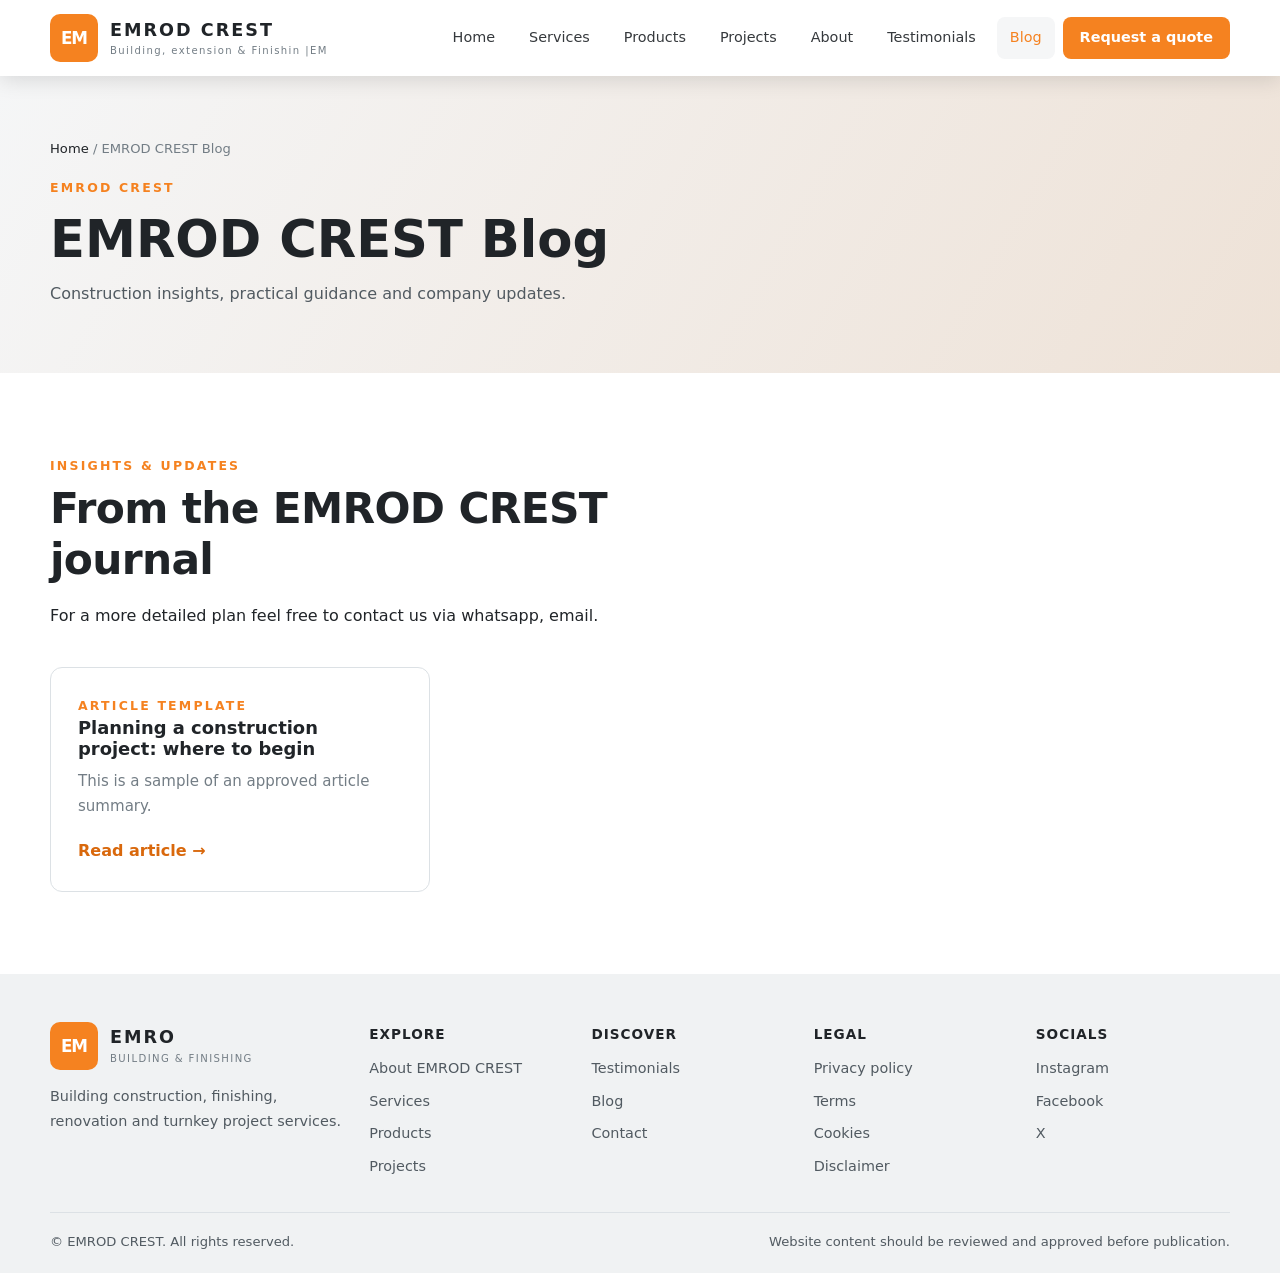
<file: pages/blog/index.html>
<!doctype html>
<html lang="en">
<head>
  <meta charset="utf-8">
  <meta name="viewport" content="width=device-width, initial-scale=1">
  <meta name="description" content="Construction insights and updates from EMRO.">
  <meta name="theme-color" content="#1f2630">
  <base href="../../">
  <title>Blog | EMROD CREST</title>
  <link rel="stylesheet" href="assets/css/style.css">
  <script src="assets/js/main.js" defer></script>
</head>
<body>
<a class="skip-link" href="#main">Skip to content</a>
<header class="site-header">
  <div class="container nav-wrap">
    <a class="brand" href="./" aria-label="EMROD CREST home">
      <span class="brand-mark">EM</span>
      <span class="brand-copy"><strong>EMROD CREST</strong><small>Building, extension &amp; Finishin |EM </small></span>
    </a>
    <button class="menu-toggle" type="button" aria-expanded="false" aria-controls="primary-nav">
      <span aria-hidden="true">☰</span><span>Menu</span>
    </button>
    <nav class="primary-nav" id="primary-nav" aria-label="Primary navigation">
      <a href="../" data-page="./">Home</a>
<a href="pages/services.html" data-page="services.html">Services</a>
<a href="pages/products.html" data-page="products.html">Products</a>
<a href="pages/projects.html" data-page="projects.html">Projects</a>
<a href="pages/about.html" data-page="about.html">About</a>
<a href="pages/testimonials.html" data-page="testimonials.html">Testimonials</a>
<a href="pages/blog/index.html" data-page="blog-index.html">Blog</a>
      <a class="nav-cta" href="pages/contact.html">Request a quote</a>
    </nav>
  </div>
</header>
<main id="main"><section class="page-hero"><div class="container"><div class="breadcrumbs"><a href="index.html">Home</a> / EMROD CREST Blog</div><div class="eyebrow">EMROD CREST</div><h1>EMROD CREST Blog</h1><p>Construction insights, practical guidance and company updates.</p></div></section>
<section class="section"><div class="container"><div class="section-heading"><div class="eyebrow">Insights & updates</div><h2>From the EMROD CREST journal</h2><p class="lead, text-font-italic">For a more detailed plan feel free to contact us via whatsapp, email.</p></div>
<div class="card-grid"><article class="card"><div class="eyebrow">Article template</div><h3>Planning a construction project: where to begin</h3><p>This is a  sample of an approved article summary.</p><a class="text-link" href="pages/blog/articles/project-planning.html">Read article →</a></article></div>
</div></section></main>
<footer class="site-footer">
  <div class="container">
    <div class="footer-grid">
      <div class="footer-brand">
        <a class="brand" href="index.html"><span class="brand-mark">EM</span><span class="brand-copy"><strong>EMRO</strong><small>BUILDING &amp; FINISHING</small></span></a>
        <p>Building construction, finishing, renovation and turnkey project services.</p>
      </div>
      <div><h3>Explore</h3><div class="footer-links">
        <a href="pages/about.html">About EMROD CREST</a><a href="pages/services.html">Services</a><a href="pages/products.html">Products</a><a href="pages/projects.html">Projects</a>
      </div></div>
      <div><h3>Discover</h3><div class="footer-links">
        <a href="pages/testimonials.html">Testimonials</a><a href="pages/blog/index.html">Blog</a><a href="pages/contact.html">Contact</a>
      </div></div>
      <div><h3>Legal</h3><div class="footer-links">
        <a href="pages/legal/privacy-policy.html">Privacy policy</a><a href="pages/legal/terms.html">Terms</a><a href="pages/legal/cookies.html">Cookies</a><a href="pages/legal/disclaimer.html">Disclaimer</a>
      </div></div>
      <div><h3>Socials</h3><div class="footer-links">
        <a href="https://www.instagram.com/emrodcrest/" target="_blank" rel="noopener noreferrer">Instagram</a><a href="https://www.facebook.com/EMRODCREST" target="_blank" rel="noopener noreferrer">Facebook</a><a href="https://x.com/EmmanuelMurire" target="_blank" rel="noopener noreferrer">X</a>
      </div></div>
    </div>
    <div class="footer-bottom"><p>© <span data-current-year></span> EMROD CREST. All rights reserved.</p><p>Website content should be reviewed and approved before publication.</p></div>
  </div>
</footer>
</body>
</html>
</file>
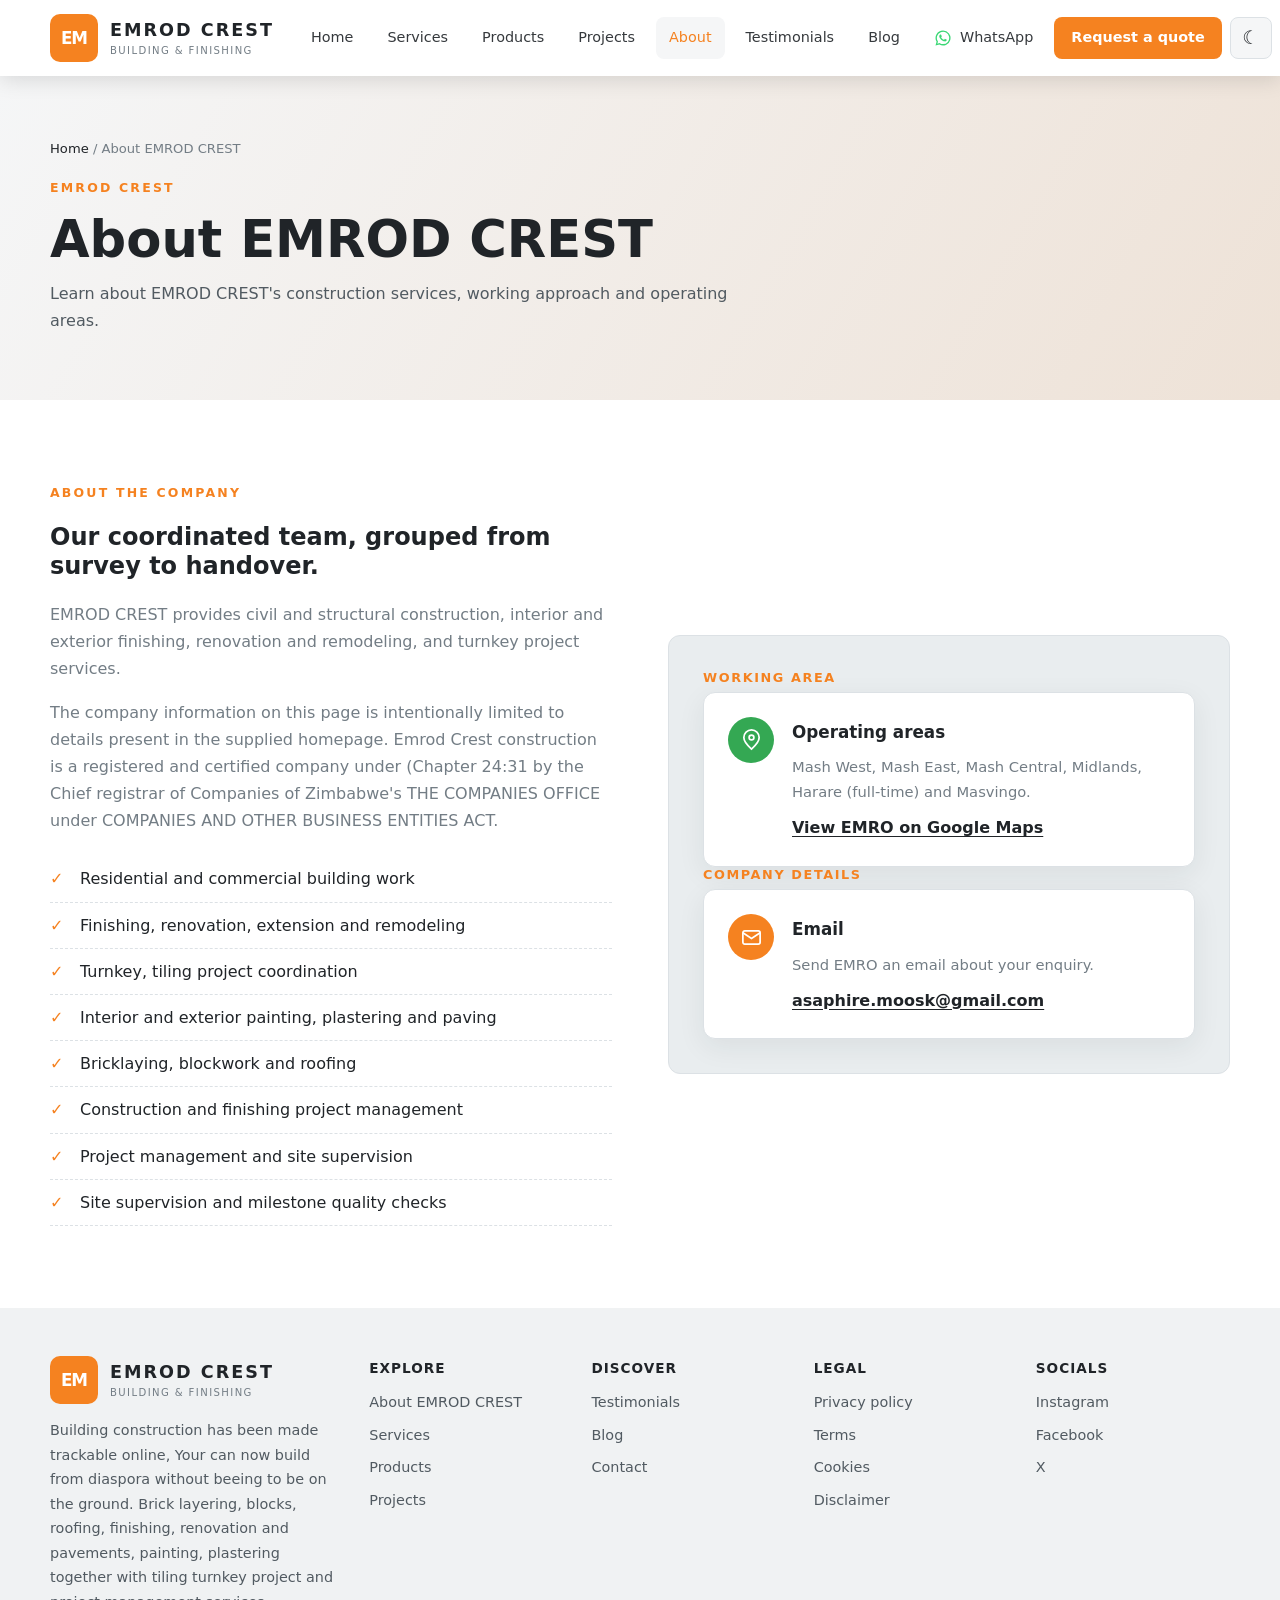
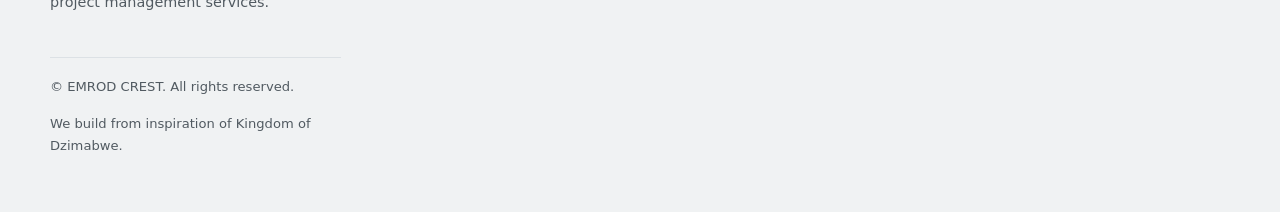
<file: pages/about.html>
<!-- THIS IS ABOUT US PAGE -->

<!doctype html>
<html lang="en">
<head>
  <meta charset="utf-8">
  <meta name="viewport" content="width=device-width, initial-scale=1">

  <meta name="description" content="Learn about EMRO's construction services, working approach and operating areas.">
  <meta name="theme-color" content="#1f2630">

  <base href="../">

  <title>About EMROD CREST | EMROD CREST</title>

  <!-- Theme initialization: use saved preference or system preference -->
  <script>
    (function () {
      let savedTheme = null;

      try {
        savedTheme = localStorage.getItem("emro-theme");
      } catch (error) {
        // Continue using the system preference.
      }

      const systemPrefersDark = window.matchMedia(
        "(prefers-color-scheme: dark)"
      ).matches;

      const theme = savedTheme ||
        (systemPrefersDark ? "dark" : "light");

      document.documentElement.setAttribute("data-theme", theme);
    })();
  </script>

  <link rel="stylesheet" href="assets/css/style.css">
  <script src="assets/js/main.js" defer></script>
</head>

<body>

<a class="skip-link" href="#main">Skip to content</a>

<!-- ================= HEADER / NAVIGATION ================= -->

<header class="site-header">
  <div class="container nav-wrap">

    <a class="brand" href="index.html" aria-label="EMRO home">
      <span class="brand-mark">EM</span>
      <span class="brand-copy">
        <strong>EMROD CREST</strong>
        <small>BUILDING &amp; FINISHING</small>
      </span>
    </a>

    <button
      class="menu-toggle"
      type="button"
      aria-expanded="false"
      aria-controls="primary-nav"
    >
      <span aria-hidden="true">☰</span>
      <span>Menu</span>
    </button>

    <nav class="primary-nav" id="primary-nav" aria-label="Primary navigation">

      <a href="index.html" data-page="index.html">Home</a>
      <a href="pages/services.html" data-page="services.html" aria-current="page">Services</a>
      <a href="pages/products.html" data-page="products.html">Products</a>
      <a href="pages/projects.html" data-page="projects.html">Projects</a>
      <a href="pages/about.html" data-page="about.html">About</a>
      <a href="pages/testimonials.html" data-page="testimonials.html">Testimonials</a>
      <a href="pages/blog/index.html" data-page="blog-index.html">Blog</a>

      <a
        class="whatsapp-link"
        href="https://wa.me/263714387085?text=Hello%20EMROD%20CREST%2C%20I%27m%20interested%20in%20your%20services."
        target="_blank"
        rel="noopener noreferrer"
        aria-label="Chat with EMROD CREST on WhatsApp"
        title="Chat with us on WhatsApp"
      >
        <svg
          viewBox="0 0 32 32"
          width="22"
          height="22"
          fill="currentColor"
          aria-hidden="true"
        >
          <path d="M16.04 2.67A13.27 13.27 0 0 0 4.6 22.65L2.67 29.33l6.84-1.8a13.3 13.3 0 1 0 6.53-24.86Zm0 24.2a10.95 10.95 0 0 1-5.58-1.53l-.4-.24-4.06 1.07 1.09-3.96-.26-.41a10.96 10.96 0 1 1 9.21 5.07Zm6.02-8.2c-.33-.17-1.96-.97-2.26-1.08-.3-.11-.52-.17-.74.17-.22.33-.85 1.08-1.04 1.3-.19.22-.38.25-.71.08-.33-.17-1.4-.52-2.67-1.65-.99-.88-1.66-1.97-1.85-2.3-.19-.33-.02-.51.14-.67.15-.15.33-.38.49-.57.16-.19.22-.33.33-.55.11-.22.06-.41-.03-.57-.08-.16-.74-1.79-1.01-2.45-.27-.64-.54-.55-.74-.56l-.63-.01c-.22 0-.57.08-.87.41-.3.33-1.14 1.11-1.14 2.7s1.17 3.13 1.33 3.35c.16.22 2.3 3.51 5.57 4.92.78.34 1.39.54 1.87.69.79.25 1.51.21 2.08.13.63-.09 1.96-.8 2.24-1.57.27-.77.27-1.43.19-1.57-.08-.14-.3-.22-.63-.39Z"/>
        </svg>
        <span>WhatsApp</span>
      </a>

      <a class="nav-cta" href="pages/contact.html">
        Request a quote
      </a>

      <button
  class="theme-toggle"
  type="button"
  data-theme-toggle
  aria-label="Switch colour theme"
  aria-pressed="false"
  title="Switch between light and dark mode"
>
  <span class="theme-toggle-icon" data-theme-icon aria-hidden="true">☀</span>
  <span class="theme-toggle-label" data-theme-label>Light mode</span>
</button>

    </nav>
  </div>
</header>

<!-- ================= MAIN CONTENT ================= -->

<main id="main">

  <section class="page-hero">
    <div class="container">

      <div class="breadcrumbs">
        <a href="./">Home</a> / About EMROD CREST
      </div>

      <div class="eyebrow">EMROD CREST</div>

      <h1>About EMROD CREST</h1>

      <p>
        Learn about EMROD CREST's construction services, working approach
        and operating areas.
      </p>

    </div>
  </section>


  <section class="section">
    <div class="container split">

      <div>
        <div class="eyebrow">About the company</div>

        <h2>Our coordinated team, grouped from survey to handover.</h2>

        <p>
          EMROD CREST provides civil and structural construction, interior
          and exterior finishing, renovation and remodeling, and
          turnkey project services.
        </p>

        <p>
          The company information on this page is intentionally
          limited to details present in the supplied homepage.
          Emrod Crest construction is a registered and certified company 
          under (Chapter 24:31 by the Chief registrar of Companies of Zimbabwe's 
          THE COMPANIES OFFICE under COMPANIES AND OTHER BUSINESS ENTITIES ACT.
        </p>

        <ul class="check-list">
          <li>Residential and commercial building work</li>
          <li>Finishing, renovation, extension and remodeling</li>
          <li>Turnkey, tiling project coordination</li>
          <li>Interior and exterior painting, plastering and paving</li>
          <li>Bricklaying, blockwork and roofing</li>
          <li>Construction and finishing project management</li>
          <li>Project management and site supervision</li>
          <li>Site supervision and milestone quality checks</li>
        </ul>
      </div>

      <aside class="dark-panel">
        <h3>Working area</h3>

        <div> 
          <a class="contact-card contact-card--location" href="https://www.google.com/maps/search/?api=1&amp;query=434+Tulips+Way%2C+Harare%2C+Zimbabwe" target="_blank" rel="noopener noreferrer" aria-label="View EMRO location at 434 Tulips Way, Harare, Zimbabwe">
            <span class="contact-icon" aria-hidden="true">
              <svg viewBox="0 0 24 24" width="25" height="25" fill="none" stroke="currentColor" stroke-width="1.8">
                <path d="M20 10c0 5-8 12-8 12S4 15 4 10a8 8 0 1 1 16 0z"/>
                <circle cx="12" cy="10" r="2.5"/>
              </svg>
            </span>
            <span class="contact-card-copy">
              <strong>Operating areas</strong>
              <span>Mash West, Mash East, Mash Central, Midlands, Harare (full-time) and Masvingo.</span>
              <span class="contact-card-action">View EMRO on Google Maps</span>
            </span>
          </a>
        </div>

        <h3>Company details</h3>
        <div> <a class="contact-card contact-card--email" href="mailto:asaphire.moosk@gmail.com" aria-label="Email EMRO at asaphire.moosk@gmail.com">
            <span class="contact-icon" aria-hidden="true">
              <svg viewBox="0 0 24 24" width="25" height="25" fill="none" stroke="currentColor" stroke-width="1.8">
                <rect x="3" y="5" width="18" height="14" rx="2"/>
                <path d="m3 7 9 6 9-6"/>
              </svg>
            </span>
            <span class="contact-card-copy">
              <strong>Email</strong>
              <span>Send EMRO an email about your enquiry.</span>
              <span class="contact-card-action">asaphire.moosk@gmail.com</span>
            </span>
          </a>
        </div>
      </aside>

    </div>
  </section>

</main>

<!-- =====================================================
     FOOTER
===================================================== -->

<footer class="site-footer">

  <div class="container">

    <div class="footer-grid">


      <!-- Brand -->
      <div class="footer-brand">

        <a class="brand" href="./">

          <span class="brand-mark">EM</span>

          <span class="brand-copy">
            <strong>EMROD CREST</strong>
            <small>BUILDING &amp; FINISHING</small>
          </span>

        </a>

        <p>
          Building construction has been made trackable online,
          Your can now build from diaspora without beeing to be on the ground.
          Brick layering, blocks, roofing, finishing, renovation and
          pavements, painting, plastering together with tiling
          turnkey project and project management services.
        </p>

      </div>


      <!-- Explore -->
      <div>

        <h3>Explore</h3>

        <div class="footer-links">

          <a href="pages/about.html">About EMROD CREST</a>
          <a href="pages/services.html">Services</a>
          <a href="pages/products.html">Products</a>
          <a href="pages/projects.html">Projects</a>

        </div>

      </div>


      <!-- Discover -->
      <div>

        <h3>Discover</h3>

        <div class="footer-links">

          <a href="pages/testimonials.html">Testimonials</a>
          <a href="pages/blog/index.html">Blog</a>
          <a href="pages/contact.html">Contact</a>

        </div>

      </div>


      <!-- Legal -->
      <div>

        <h3>Legal</h3>

        <div class="footer-links">

          <a href="pages/legal/privacy-policy.html">
            Privacy policy
          </a>

          <a href="pages/legal/terms.html">
            Terms
          </a>

          <a href="pages/legal/cookies.html">
            Cookies
          </a>

          <a href="pages/legal/disclaimer.html">
            Disclaimer
          </a>
        </div>
      </div>
      <!-- Socials -->
      <div>
        <h3>Socials</h3>

        <div class="footer-links">
          <a href="https://www.instagram.com/emrodcrest/" target="_blank" rel="noopener noreferrer">Instagram</a>
          <a href="https://www.facebook.com/EMRODCREST" target="_blank" rel="noopener noreferrer">Facebook</a>
          <a href="https://x.com/EmmanuelMurire" target="_blank" rel="noopener noreferrer">X</a>
          </div>

      </div>

    <!-- Footer bottom -->
    <div class="footer-bottom">

      <p>
        © <span data-current-year></span> EMROD CREST. All rights reserved.
      </p>

      <p>
        We build from inspiration of Kingdom of Dzimabwe.
      </p>

    </div>

  </div>

</footer>
</body>
</html>
</file>
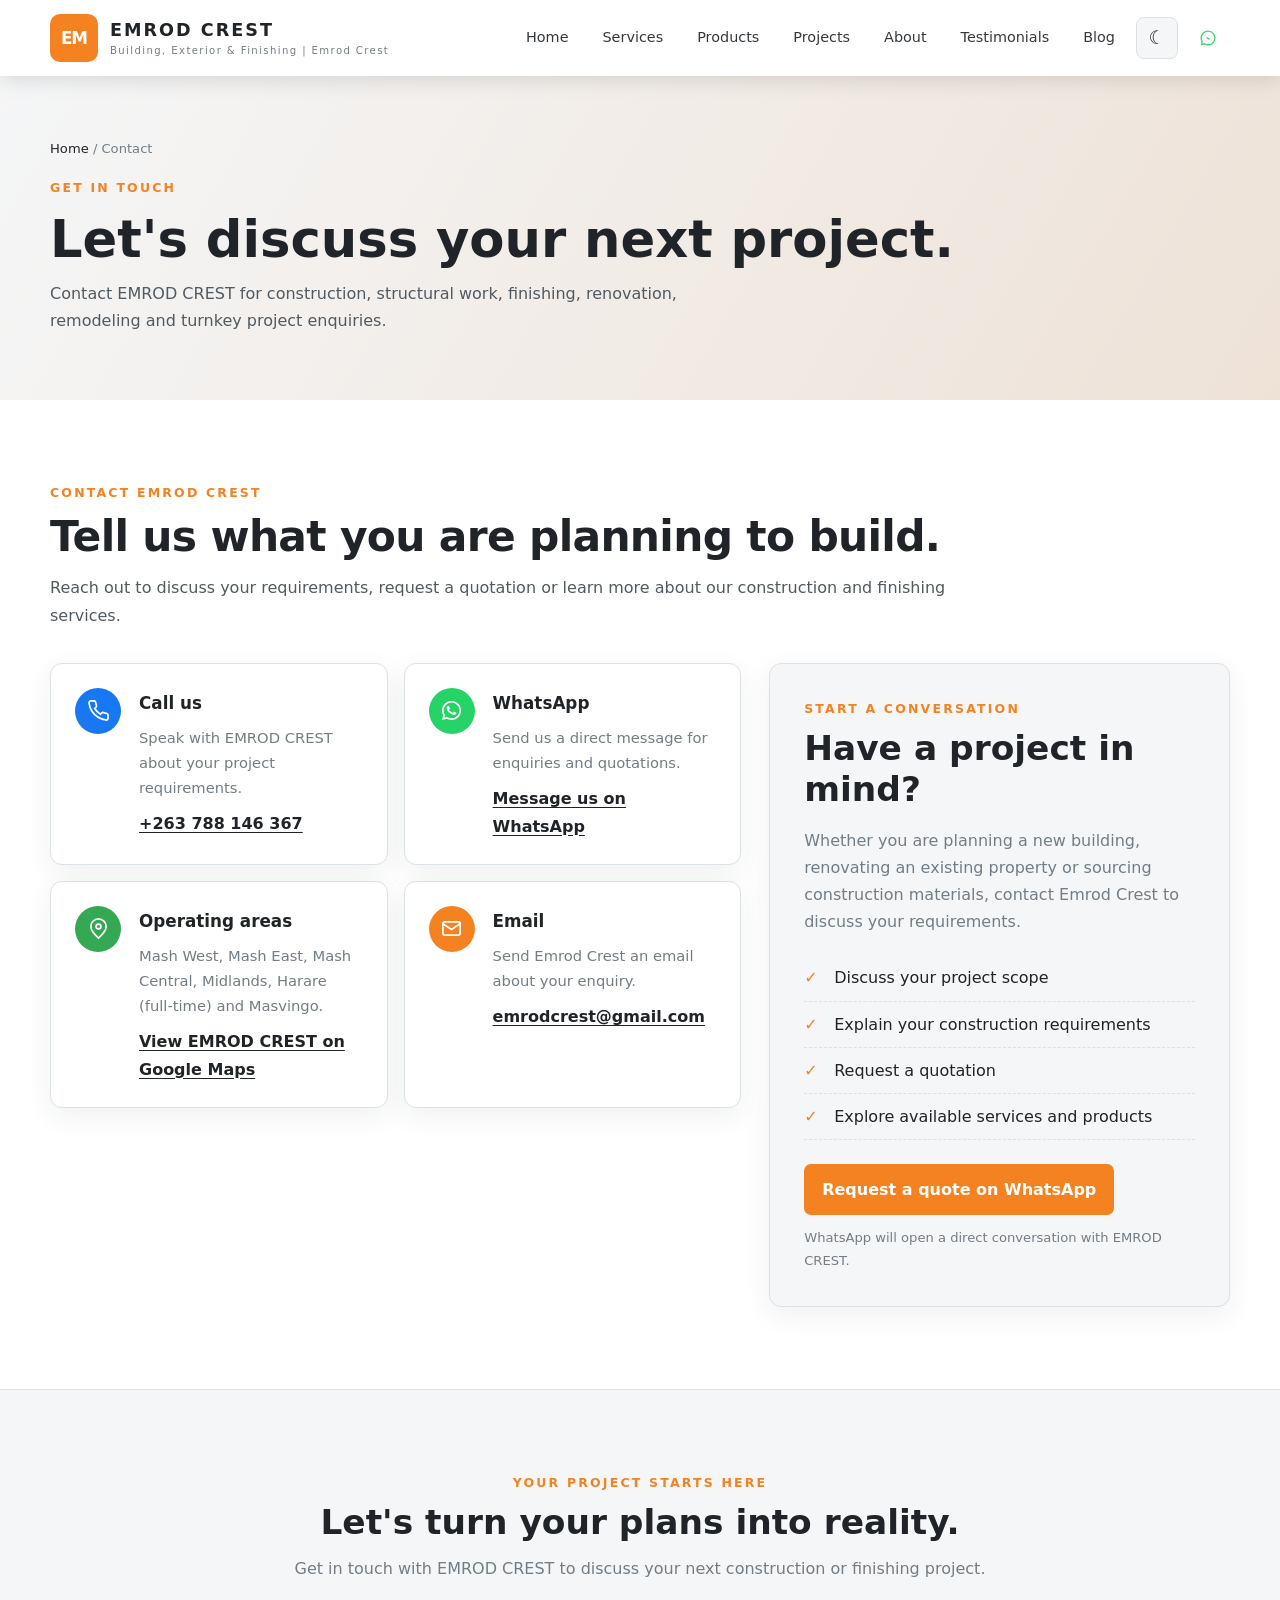
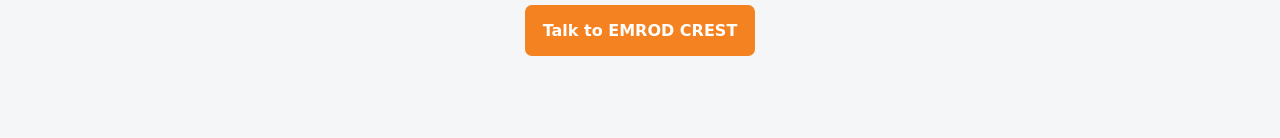
<file: pages/contact.html>
<!doctype html>
<html lang="en">
<head>
  <meta charset="utf-8">
  <meta name="viewport" content="width=device-width, initial-scale=1">

  <meta name="description" content="Contact EMROD CREST for construction, finishing, renovation and turnkey project enquiries.">
  <meta name="theme-color" content="#1f2630">

  <base href="../">

  <title>Contact EMROD CREST | Request a Quote</title>

  <!-- Theme initialization -->
  <script>
    (function () {
      const savedTheme = localStorage.getItem("emro-theme");
      const systemPrefersDark = window.matchMedia(
        "(prefers-color-scheme: dark)"
      ).matches;

      const theme = savedTheme ||
        (systemPrefersDark ? "dark" : "light");

      document.documentElement.setAttribute("data-theme", theme);
    })();
  </script>

  <link rel="stylesheet" href="assets/css/style.css">
  <script src="assets/js/main.js" defer></script>
</head>

<body>

<a class="skip-link" href="#main">Skip to content</a>

<!-- ================= HEADER / NAVIGATION ================= -->

<header class="site-header">
  <div class="container nav-wrap">

    <a class="brand" href="./" aria-label="EMRO home">
      <span class="brand-mark">EM</span>
      <span class="brand-copy">
        <strong>EMROD CREST</strong>
        <small>Building, Exterior &amp; Finishing | Emrod Crest</small>
      </span>
    </a>

    <button
      class="menu-toggle"
      type="button"
      aria-expanded="false"
      aria-controls="primary-nav"
    >
      <span aria-hidden="true">☰</span>
      <span>Menu</span>
    </button>

    <nav class="primary-nav" id="primary-nav" aria-label="Primary navigation">

      <a href="../" data-page="./">Home</a>
      <a href="pages/services.html" data-page="services.html">Services</a>
      <a href="pages/products.html" data-page="products.html">Products</a>
      <a href="pages/projects.html" data-page="projects.html">Projects</a>
      <a href="pages/about.html" data-page="about.html">About</a>
      <a href="pages/testimonials.html" data-page="testimonials.html">Testimonials</a>
      <a href="pages/blog/index.html" data-page="blog-index.html">Blog</a>

      <!-- LIGHT / DARK THEME TOGGLE -->
      <button
  class="theme-toggle"
  type="button"
  data-theme-toggle
  aria-label="Switch colour theme"
  aria-pressed="false"
  title="Switch between light and dark mode"
>
  <span class="theme-toggle-icon" data-theme-icon aria-hidden="true">☀</span>
  <span class="theme-toggle-label" data-theme-label>Light mode</span>
</button>

      <!-- WHATSAPP DIRECT MESSAGE -->
      <a
        class="whatsapp-link"
        href="https://wa.me/263714387085?text=Hello%20EMRO%2C%20I'm%20interested%20in%20your%20products%20and%20services."
        target="_blank"
        rel="noopener noreferrer"
        aria-label="Chat with EMROD CREST on WhatsApp"
        title="Chat with us on WhatsApp"
      >
        <svg
          viewBox="0 0 32 32"
          width="22"
          height="22"
          fill="currentColor"
          aria-hidden="true"
        >
          <path d="M16.04 2.67A13.27 13.27 0 0 0 4.6 22.65L2.67 29.33l6.84-1.8a13.3 13.3 0 1 0 6.53-24.86Zm0 24.2a10.95 10.95 0 0 1-5.58-1.53l-.4-.24-4.06 1.07 1.09-3.96-.26-.41a10.96 10.96 0 1 1 9.21 5.07Zm6.02-8.2c-.33-.17-1.96-.97-2.26-1.08-.3-.11-.52-.17-.74.17-.22.33-.85 1.08-1.04 1.3-.19.22-.38.25-.71.08-.33-.17-1.4-.52-2.67-1.65-.99-.88-1.66-1.97-1.85-2.3-.19-.33-.02-.51.14-.67.15-.15.33-.38.49-.57.
        </svg>
        <span>WhatsApp</span>
      </a>

      <a class="nav-cta" href="pages/contact.html" aria-current="page">
        Request a quote
      </a>

    </nav>
  </div>
</header>


<!-- ================= MAIN CONTENT ================= -->

<main id="main">

  <!-- CONTACT HERO -->

  <section class="page-hero">
    <div class="container">

      <div class="breadcrumbs">
        <a href="./">Home</a> / Contact
      </div>

      <div class="eyebrow">Get in touch</div>

      <h1>Let's discuss your next project.</h1>

      <p>
        Contact EMROD CREST for construction, structural work, finishing,
        renovation, remodeling and turnkey project enquiries.
      </p>

    </div>
  </section>


  <!-- CONTACT INFORMATION -->

  <section class="section">
    <div class="container">

      <div class="section-header">
        <div class="eyebrow">Contact EMROD CREST </div>

        <h2>Tell us what you are planning to build.</h2>

        <p>
          Reach out to discuss your requirements, request a quotation
          or learn more about our construction and finishing services.
        </p>
      </div>


      <div class="contact-grid">

        <!-- CONTACT DETAILS -->

        <div class="contact-details">
          <a class="contact-card contact-card--phone" href="tel:+26714387085" aria-label="Call EMRO at +263">
            <span class="contact-icon" aria-hidden="true">
              <svg viewBox="0 0 24 24" width="25" height="25" fill="none" stroke="currentColor" stroke-width="1.8">
                <path d="M22 16.92v3a2 2 0 0 1-2.18 2 19.79 19.79 0 0 1-8.63-3.07 19.5 19.5 0 0 1-6-6 19.79 19.79 0 0 1-3.07-8.67A2 2 0 0 1 4.11 2h3a2 2 0 0 1 2 1.72c.12.96.36 1.9.72 2.8a2 2 0 0 1-.45 2.11L8.11 9.89a16 16 0 0 0 6 6l1.27-1.27a2 2 0 0 1 2.11-.45c.9.36 1.84.6 2.8.72a2 2 0 0 1 1.71 2.03z"/>
              </svg>
            </span>
            <span class="contact-card-copy">
              <strong>Call us</strong>
              <span>Speak with EMROD CREST about your project requirements.</span>
              <span class="contact-card-action">+263 788 146 367</span>
            </span>
          </a>

          <a class="contact-card contact-card--whatsapp" href="https://wa.me/263714387085?text=Hello%20EMROD%20CREST%2C%20I%27d%20like%20to%20discuss%20a%20project." target="_blank" rel="noopener noreferrer" aria-label="Message EMROD CREST on WhatsApp">
            <span class="contact-icon" aria-hidden="true">
              <svg viewBox="0 0 32 32" width="25" height="25" fill="currentColor">
                <path d="M16.04 2.67A13.27 13.27 0 0 0 4.6 22.65l-1.93 6.68 6.84-1.8a13.3 13.3 0 1 0 6.53-24.86Zm0 24.2a10.95 10.95 0 0 1-5.58-1.53l-.4-.24L6 26.17l1.09-3.96-.26-.41a10.96 10.96 0 1 1 9.21 5.07Zm6.02-8.2c-.33-.17-1.96-.97-2.26-1.08-.3-.11-.52-.17-.74.17-.22.33-.85 1.08-1.04 1.3-.19.22-.38.25-.71.08-.33-.17-1.4-.52-2.67-1.65-.99-.88-1.66-1.97-1.85-2.3-.19-.33-.02-.51.14-.67.15-.15.33-.38.49-.57.16-.19.22-.33.33-.55.11-.22.06-.41-.03-.57-.08-.16-.74-1.79-1.01-2.45-.27-.64-.54-.55-.74-.56l-.63-.01c-.22 0-.57.08-.87.41-.3.33-1.14 1.11-1.14 2.7s1.17 3.13 1.33 3.35c.16.22 2.3 3.51 5.57 4.92.78.34 1.39.54 1.87.69.79.25 1.51.21 2.08.13.63-.09 1.96-.8 2.24-1.57.27-.77.27-1.43.19-1.57-.08-.14-.3-.22-.63-.39Z"/>
              </svg>
            </span>
            <span class="contact-card-copy">
              <strong>WhatsApp</strong>
              <span>Send us a direct message for enquiries and quotations.</span>
              <span class="contact-card-action">Message us on WhatsApp</span>
            </span>
          </a>

          <!--a class="contact-card contact-card--location" href="https://maps.app.goo.gl/bMoofF4vUZDpGKvi7" target="_blank" rel="noopener noreferrer" aria-label="View EMROD CREST location at 33VG+JG, Harare, Zimbabwe" target="_blank" rel="noopener noreferrer" aria-label="View EMROD CREST location at 1985 Grate-insight Hatfiled Arlington, Harare, Zimbabwe">
            <span class="contact-icon" aria-hidden="true">
              <svg viewBox="0 0 24 24" width="25" height="25" fill="none" stroke="currentColor" stroke-width="1.8">
                <path d="M20 10c0 5-8 12-8 12S4 15 4 10a8 8 0 1 1 16 0z"/>
                <circle cx="12" cy="10" r="2.5"/>
              </svg>
            </span>
            <span class="contact-card-copy">
              <strong>Operating areas</strong>
              <span>Mash West, Mash East, Mash Central, Midlands, Harare (full-time) and Masvingo.</span>
              <span class="contact-card-action">View Emrod Crest on Google Maps</span>
            </span>
          </a-->
          <a class="contact-card contact-card--location" href="https://maps.app.goo.gl/bMoofF4vUZDpGKvi7" target="_blank" rel="noopener noreferrer" aria-label="View EMROD CREST location at 1985 Grate-insight, Hatfield Arlington, Harare, Zimbabwe">
  <span class="contact-icon" aria-hidden="true">
    <svg viewBox="0 0 24 24" width="25" height="25" fill="none" stroke="currentColor" stroke-width="1.8">
      <path d="M20 10c0 5-8 12-8 12S4 15 4 10a8 8 0 1 1 16 0z"/>
      <circle cx="12" cy="10" r="2.5"/>
    </svg>
  </span>
  <span class="contact-card-copy">
    <strong>Operating areas</strong>
    <span>Mash West, Mash East, Mash Central, Midlands, Harare (full-time) and Masvingo.</span>
    <span class="contact-card-action">View EMROD CREST on Google Maps</span>
  </span>
</a>


          <a class="contact-card contact-card--email" href="mailto:emrodcrest@gmail.com" aria-label="Email EMROD CREST at emrodcrest@gmail.com">
            <span class="contact-icon" aria-hidden="true">
              <svg viewBox="0 0 24 24" width="25" height="25" fill="none" stroke="currentColor" stroke-width="1.8">
                <rect x="3" y="5" width="18" height="14" rx="2"/>
                <path d="m3 7 9 6 9-6"/>
              </svg>
            </span>
            <span class="contact-card-copy">
              <strong>Email</strong>
              <span>Send Emrod Crest an email about your enquiry.</span>
              <span class="contact-card-action">emrodcrest@gmail.com</span>
            </span>
          </a>
        </div>

        <!-- PROJECT ENQUIRY PANEL -->

        <aside class="contact-panel">

          <div class="eyebrow">Start a conversation</div>

          <h2>Have a project in mind?</h2>

          <p>
            Whether you are planning a new building, renovating an
            existing property or sourcing construction materials,
            contact Emrod Crest to discuss your requirements.
          </p>

          <ul class="check-list">
            <li>Discuss your project scope</li>
            <li>Explain your construction requirements</li>
            <li>Request a quotation</li>
            <li>Explore available services and products</li>
          </ul>

          <a
            class="btn btn-primary"
            href="https://wa.me/263714387085?text=Hello%20EMROD%20CREST%2C%20I%27d%20like%20to%20request%20a%20project%20quotation."
            target="_blank"
            rel="noopener noreferrer"
          >
            Request a quote on WhatsApp
          </a>

          <p class="contact-note">
            WhatsApp will open a direct conversation with EMROD CREST.
          </p>

        </aside>

      </div>
    </div>
  </section>


  <!-- CLOSING CALL TO ACTION -->

  <section class="section contact-cta">
    <div class="container">

      <div class="cta-content">
        <div class="eyebrow">Your project starts here</div>

        <h2>Let's turn your plans into reality.</h2>

        <p>
          Get in touch with EMROD CREST to discuss your next construction
          or finishing project.
        </p>

        <a
          class="btn btn-primary"
          href="https://wa.me/263714387085?text=Hello%20EMROD%20CREST%2C%20I%27d%20like%20to%20make%20an%20enquiry."
          target="_blank"
          rel="noopener noreferrer"
        >
          Talk to EMROD CREST
        </a>
      </div>

    </div>
  </section>

</main>



      

</body>
</html>
</file>
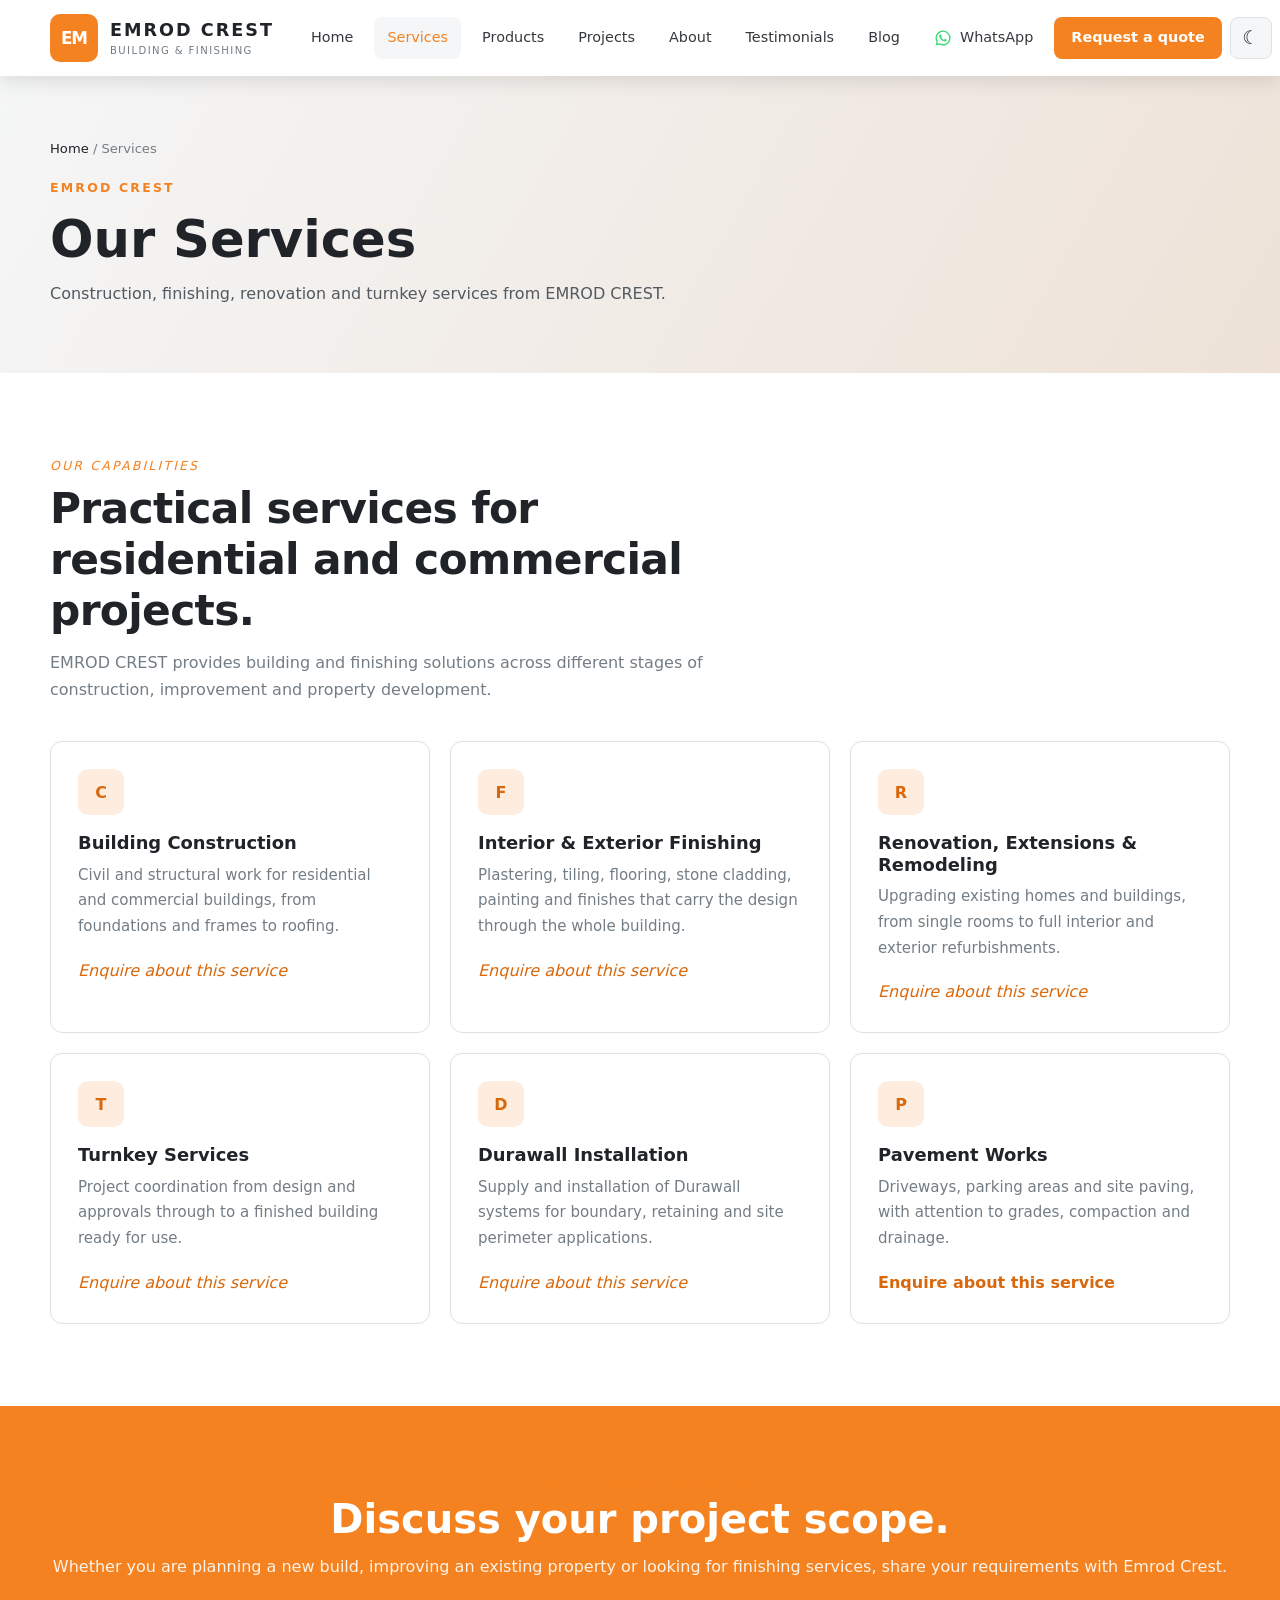
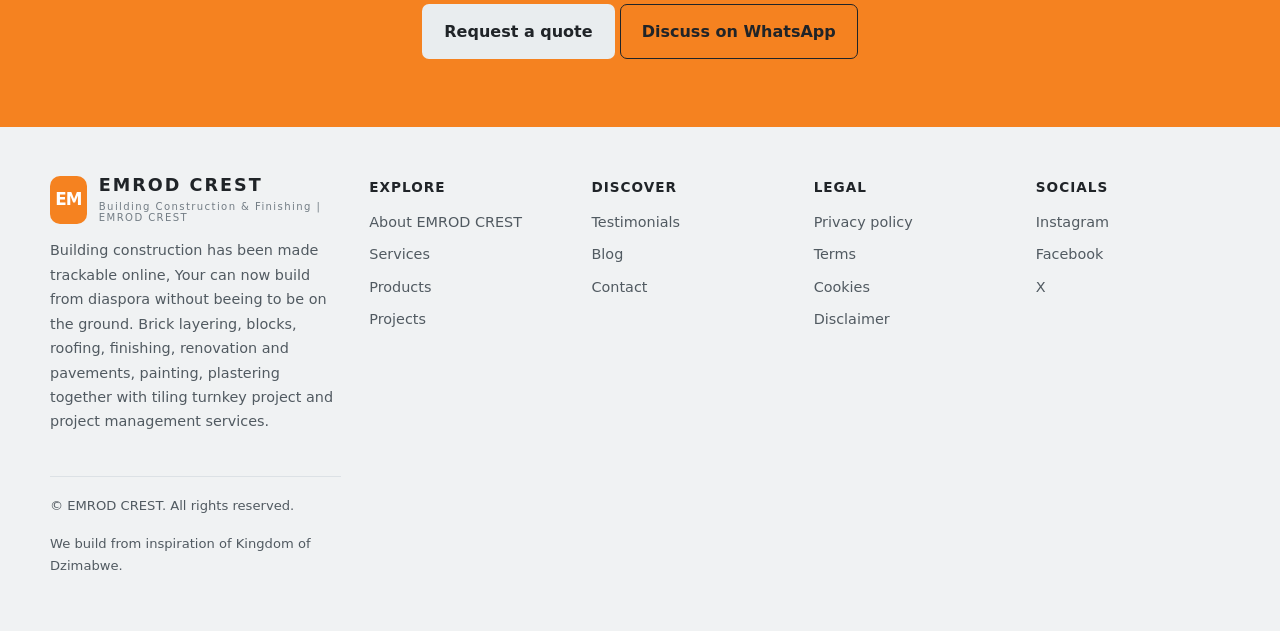
<file: pages/services.html>
<!-- THIS IS services US PAGE -->

<!doctype html>
<html lang="en">
<head>
  <meta charset="utf-8">
  <meta name="viewport" content="width=device-width, initial-scale=1">
  <meta name="description" content="Explore EMRO's building construction, interior and exterior finishing, renovation, turnkey, Durawall installation and pavement services.">
  <meta name="theme-color" content="#1f2630">

  <base href="../">

  <title>Services | EMROD CREST</title>

  <script>
    (function () {
      let savedTheme = null;

      try {
        savedTheme = localStorage.getItem("emro-theme");
      } catch (error) {
        // Continue using the system preference.
      }

      const systemPrefersDark = window.matchMedia(
        "(prefers-color-scheme: dark)"
      ).matches;

      const theme = savedTheme ||
        (systemPrefersDark ? "dark" : "light");

      document.documentElement.setAttribute("data-theme", theme);
    })();
  </script>

  <link rel="stylesheet" href="assets/css/style.css">
  <script src="assets/js/main.js" defer></script>
</head>

<body>

<a class="skip-link" href="#main">Skip to content</a>

<header class="site-header">
  <div class="container nav-wrap">

    <a class="brand" href="index.html" aria-label="EMRO home">
      <span class="brand-mark">EM</span>
      <span class="brand-copy">
        <strong>EMROD CREST</strong>
        <small>BUILDING &amp; FINISHING</small>
      </span>
    </a>

    <button
      class="menu-toggle"
      type="button"
      aria-expanded="false"
      aria-controls="primary-nav"
    >
      <span aria-hidden="true">☰</span>
      <span>Menu</span>
    </button>

    <nav class="primary-nav" id="primary-nav" aria-label="Primary navigation">

      <a href="index.html" data-page="index.html">Home</a>
      <a href="pages/services.html" data-page="services.html" aria-current="page">Services</a>
      <a href="pages/products.html" data-page="products.html">Products</a>
      <a href="pages/projects.html" data-page="projects.html">Projects</a>
      <a href="pages/about.html" data-page="about.html">About</a>
      <a href="pages/testimonials.html" data-page="testimonials.html">Testimonials</a>
      <a href="pages/blog/index.html" data-page="blog-index.html">Blog</a>

      <a
        class="whatsapp-link"
        href="https://wa.me/263714387085?text=Hello%20EMROD%20CREST%2C%20I%27m%20interested%20in%20your%20services."
        target="_blank"
        rel="noopener noreferrer"
        aria-label="Chat with EMROD CREST on WhatsApp"
        title="Chat with us on WhatsApp"
      >
        <svg
          viewBox="0 0 32 32"
          width="22"
          height="22"
          fill="currentColor"
          aria-hidden="true"
        >
          <path d="M16.04 2.67A13.27 13.27 0 0 0 4.6 22.65L2.67 29.33l6.84-1.8a13.3 13.3 0 1 0 6.53-24.86Zm0 24.2a10.95 10.95 0 0 1-5.58-1.53l-.4-.24-4.06 1.07 1.09-3.96-.26-.41a10.96 10.96 0 1 1 9.21 5.07Zm6.02-8.2c-.33-.17-1.96-.97-2.26-1.08-.3-.11-.52-.17-.74.17-.22.33-.85 1.08-1.04 1.3-.19.22-.38.25-.71.08-.33-.17-1.4-.52-2.67-1.65-.99-.88-1.66-1.97-1.85-2.3-.19-.33-.02-.51.14-.67.15-.15.33-.38.49-.57.16-.19.22-.33.33-.55.11-.22.06-.41-.03-.57-.08-.16-.74-1.79-1.01-2.45-.27-.64-.54-.55-.74-.56l-.63-.01c-.22 0-.57.08-.87.41-.3.33-1.14 1.11-1.14 2.7s1.17 3.13 1.33 3.35c.16.22 2.3 3.51 5.57 4.92.78.34 1.39.54 1.87.69.79.25 1.51.21 2.08.13.63-.09 1.96-.8 2.24-1.57.27-.77.27-1.43.19-1.57-.08-.14-.3-.22-.63-.39Z"/>
        </svg>
        <span>WhatsApp</span>
      </a>

      <a class="nav-cta" href="pages/contact.html">
        Request a quote
      </a>

      <button
  class="theme-toggle"
  type="button"
  data-theme-toggle
  aria-label="Switch colour theme"
  aria-pressed="false"
  title="Switch between light and dark mode"
>
  <span class="theme-toggle-icon" data-theme-icon aria-hidden="true">☀</span>
  <span class="theme-toggle-label" data-theme-label>Light mode</span>
</button>

    </nav>
  </div>
</header>


<main id="main">

  <!-- Page Hero -->
  <section class="page-hero">
    <div class="container">

      <div class="breadcrumbs">
        <a href="index.html">Home</a> / Services
      </div>

      <div class="eyebrow">EMROD CREST</div>

      <h1>Our Services</h1>

      <p>
        Construction, finishing, renovation and turnkey services
        from EMROD CREST.
      </p>

    </div>
  </section>


  <!-- Services Overview -->
  <section class="section">
    <div class="container">

      <div class="section-heading">
        <div class="eyebrow text-link-italic">Our capabilities</div>

        <h2>
          Practical services for residential and commercial projects.
        </h2>

        <p class="lead">
          EMROD CREST provides building and finishing solutions across
          different stages of construction, improvement and property
          development.
        </p>
      </div>


      <div class="card-grid">

        <article class="card">
          <div class="card-icon" aria-hidden="true">C</div>

          <h3>Building Construction</h3>

          <p>
            Civil and structural work for residential and commercial
            buildings, from foundations and frames to roofing.
          </p>

          <a
            class="text-link text-link-italic"
            href="pages/contact.html"
            aria-label="Enquire about building construction"
          >
            Enquire about this service
          </a>
        </article>


        <article class="card">
          <div class="card-icon" aria-hidden="true">F</div>

          <h3>Interior &amp; Exterior Finishing</h3>

          <p>
            Plastering, tiling, flooring, stone cladding, painting
            and finishes that carry the design through the whole
            building.
          </p>

          <a
            class="text-link text-link-italic"
            href="pages/contact.html"
            aria-label="Enquire about interior and exterior finishing"
          >
            Enquire about this service
          </a>
        </article>


        <article class="card">
          <div class="card-icon" aria-hidden="true">R</div>

          <h3>Renovation, Extensions &amp; Remodeling</h3>

          <p>
            Upgrading existing homes and buildings, from single
            rooms to full interior and exterior refurbishments.
          </p>

          <a
            class="text-link text-link-italic"
            href="pages/contact.html"
            aria-label="Enquire about renovation and remodeling"
          >
            Enquire about this service
          </a>
        </article>


        <article class="card">
          <div class="card-icon" aria-hidden="true">T</div>

          <h3>Turnkey Services</h3>

          <p>
            Project coordination from design and approvals through
            to a finished building ready for use.
          </p>

          <a
            class="text-link text-link-italic"
            href="pages/contact.html"
            aria-label="Enquire about turnkey services"
          >
            Enquire about this service
          </a>
        </article>


        <article class="card">
          <div class="card-icon" aria-hidden="true">D</div>

          <h3>Durawall Installation</h3>

          <p>
            Supply and installation of Durawall systems for
            boundary, retaining and site perimeter applications.
          </p>

          <a
            class="text-link text-link-italic"
            href="pages/contact.html"
            aria-label="Enquire about Durawall installation"
          >
            Enquire about this service
          </a>
        </article>


        <article class="card">
          <div class="card-icon" aria-hidden="true">P</div>

          <h3>Pavement Works</h3>

          <p>
            Driveways, parking areas and site paving, with attention
            to grades, compaction and drainage.
          </p>

          <a
            class="text-link"
            href="pages/contact.html"
            aria-label="Enquire about pavement works"
          >
            Enquire about this service
          </a>
        </article>

      </div>
    </div>
  </section>


  <!-- Project Enquiry CTA -->
  <section class="cta">
    <div class="container">

      <div class="eyebrow">Start a conversation</div>

      <h2>Discuss your project scope.</h2>

      <p>
        Whether you are planning a new build, improving an existing
        property or looking for finishing services, share your
        requirements with Emrod Crest.
      </p>

      <div class="cta-actions">
        <a class="button button-dark" href="pages/contact.html">
          Request a quote
        </a>

        <a
          class="button button-outline"
          href="https://wa.me/263714387085?text=Hello%20EMROD%20CREST%2C%20I%20would%20like%20to%20discuss%20a%20construction%20project."
          target="_blank"
          rel="noopener noreferrer"
        >
          Discuss on WhatsApp
        </a>
      </div>

    </div>
  </section>

</main>


<!-- =====================================================
     FOOTER
===================================================== -->

<footer class="site-footer">

  <div class="container">

    <div class="footer-grid">


      <!-- Brand -->
      <div class="footer-brand">

        <a class="brand" href="index.html">

          <span class="brand-mark">EM</span>

          <span class="brand-copy">
            <strong>EMROD CREST</strong>
            <small>Building Construction &amp; Finishing | EMROD CREST</small>
          </span>

        </a>

        <p>
          Building construction has been made trackable online,
          Your can now build from diaspora without beeing to be on the ground.
          Brick layering, blocks, roofing, finishing, renovation and
          pavements, painting, plastering together with tiling
          turnkey project and project management services.
        </p>

      </div>


      <!-- Explore -->
      <div>

        <h3>Explore</h3>

        <div class="footer-links">

          <a href="pages/about.html">About EMROD CREST</a>
          <a href="pages/services.html">Services</a>
          <a href="pages/products.html">Products</a>
          <a href="pages/projects.html">Projects</a>

        </div>

      </div>


      <!-- Discover -->
      <div>

        <h3>Discover</h3>

        <div class="footer-links">

          <a href="pages/testimonials.html">Testimonials</a>
          <a href="pages/blog/index.html">Blog</a>
          <a href="pages/contact.html">Contact</a>

        </div>

      </div>


      <!-- Legal -->
      <div>

        <h3>Legal</h3>

        <div class="footer-links">

          <a href="pages/legal/privacy-policy.html">
            Privacy policy
          </a>

          <a href="pages/legal/terms.html">
            Terms
          </a>

          <a href="pages/legal/cookies.html">
            Cookies
          </a>

          <a href="pages/legal/disclaimer.html">
            Disclaimer
          </a>
        </div>
      </div>
      <!-- Socials -->
      <div>
        <h3>Socials</h3>

        <div class="footer-links">
          <a href="https://www.instagram.com/emrodcrest/" target="_blank" rel="noopener noreferrer">Instagram</a>
          <a href="https://www.facebook.com/EMRODCREST" target="_blank" rel="noopener noreferrer">Facebook</a>
          <a href="https://x.com/MuE98100" target="_blank" rel="noopener noreferrer">X</a>
          </div>

      </div>

    <!-- Footer bottom -->
    <div class="footer-bottom">

      <p>
        © <span data-current-year></span> EMROD CREST. All rights reserved.
      </p>

      <p>
        We build from inspiration of Kingdom of Dzimabwe.
      </p>

    </div>

  </div>

</footer>
</body>
</html>
</file>
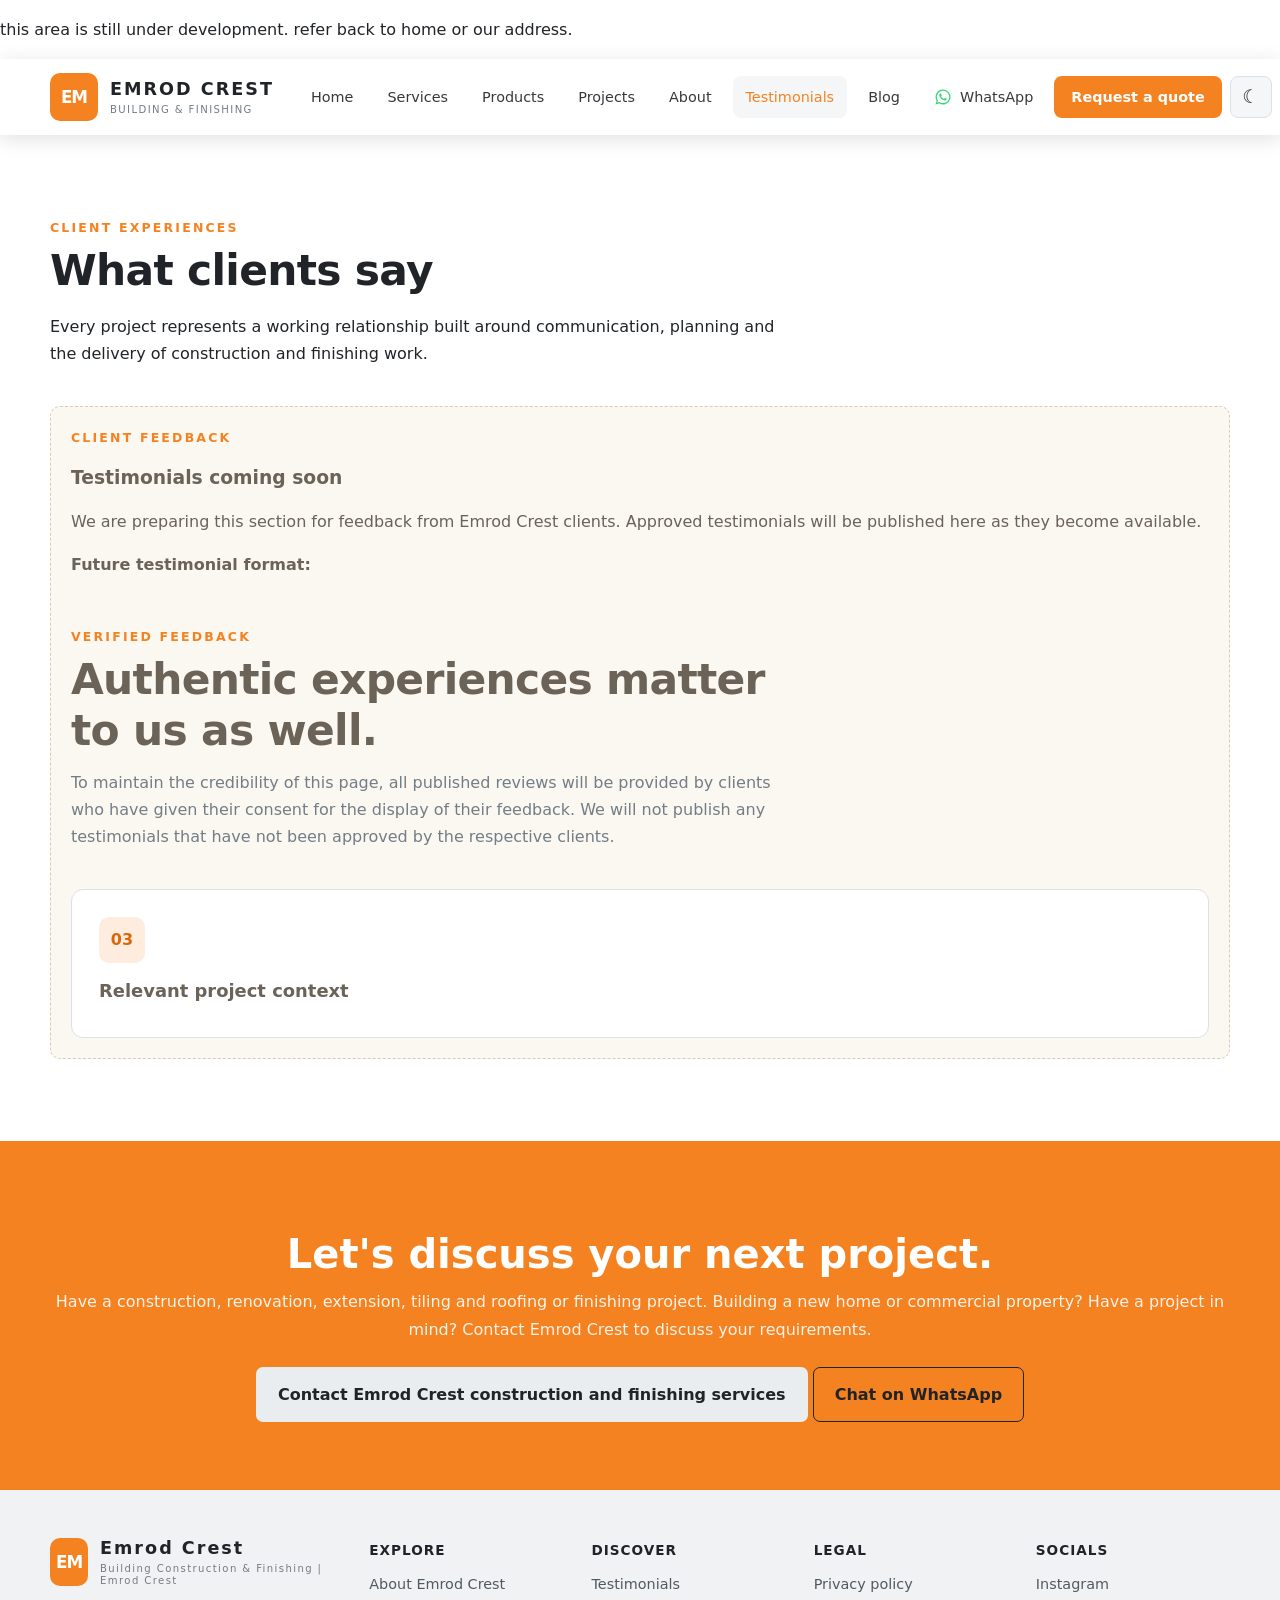
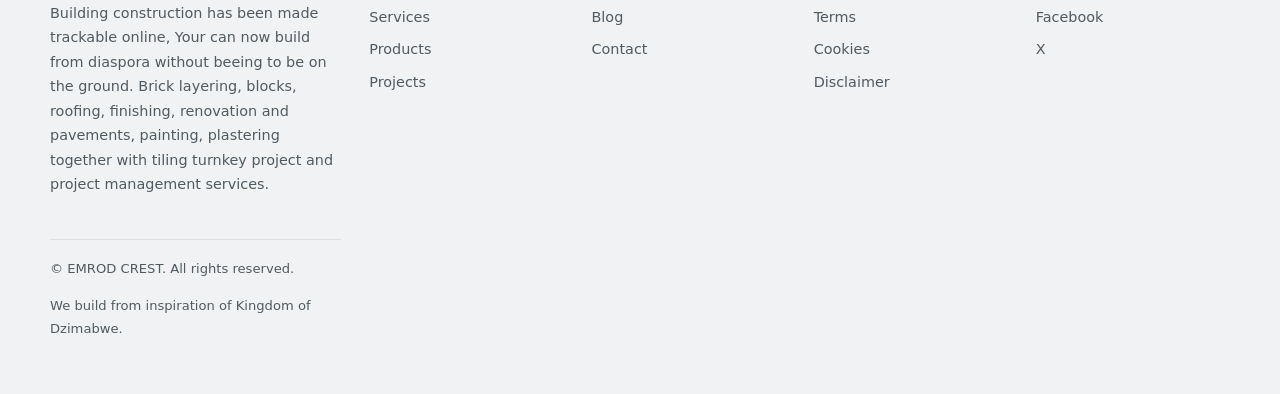
<file: pages/testimonials.html>
<!doctype html>
<html lang="en">
<head>
  <meta charset="utf-8">
  <meta name="viewport" content="width=device-width, initial-scale=1">
  <meta name="description" content="Read verified client feedback and project experiences with EMRO Building & Finishing.">
  <meta name="theme-color" content="#1f2630">

  <base href="../">

  <title>Testimonials | EMROD CREST</title>

  <script>
    (function () {
      let savedTheme = null;

      try {
        savedTheme = localStorage.getItem("emro-theme");
      } catch (error) {
        // Continue using the system preference.
      }

      const systemPrefersDark = window.matchMedia(
        "(prefers-color-scheme: dark)"
      ).matches;

      const theme = savedTheme ||
        (systemPrefersDark ? "dark" : "light");

      document.documentElement.setAttribute("data-theme", theme);
    })();
  </script>

  <link rel="stylesheet" href="assets/css/style.css">
  <script src="assets/js/main.js" defer></script>
</head>

<body>
  <p>this area is still under development. refer back to home or our address.</p>

<a class="skip-link" href="#main">this area still developing..</a>

<header class="site-header">
  <div class="container nav-wrap">

    <a class="brand" href="index.html" aria-label="EMRO home">
      <span class="brand-mark">EM</span>

      <span class="brand-copy">
        <strong>EMROD CREST</strong>
        <small>BUILDING &amp; FINISHING</small>
      </span>
    </a>

    <button
      class="menu-toggle"
      type="button"
      aria-expanded="false"
      aria-controls="primary-nav"
    >
      <span aria-hidden="true">☰</span>
      <span>Menu</span>
    </button>

    <nav class="primary-nav" id="primary-nav" aria-label="Primary navigation">

      <a href="index.html" data-page="index.html">Home</a>
      <a href="pages/services.html" data-current-page="services.html">Services</a>
      <a href="pages/products.html" data-cureent-page="products.html">Products</a>
      <a href="pages/projects.html" data-current-page="projects.html">Projects</a>
      <a href="pages/about.html" data-page="about.html">About</a>
      <a
        href="pages/testimonials.html"
        data-page="testimonials.html"
        aria-current="page"
      >
        Testimonials
      </a>
      <a href="pages/blog/index.html" data-page="index.html">Blog</a>

      <a
        class="whatsapp-link"
        href="https://wa.me/263714387085?text=Hello%20EMROD%20CREST%2C%20I%27m%20interested%20in%20your%20products%20and%20services."
        target="_blank"
        rel="noopener noreferrer"
        aria-label="Chat with EMROD CREST on WhatsApp"
        title="Chat with us on WhatsApp"
      >
        <svg
          viewBox="0 0 32 32"
          width="22"
          height="22"
          fill="currentColor"
          aria-hidden="true"
        >
          <path d="M16.04 2.67A13.27 13.27 0 0 0 4.6 22.65L2.67 29.33l6.84-1.8a13.3 13.3 0 1 0 6.53-24.86Zm0 24.2a10.95 10.95 0 0 1-5.58-1.53l-.4-.24-4.06 1.07 1.09-3.96-.26-.41a10.96 10.96 0 1 1 9.21 5.07Zm6.02-8.2c-.33-.17-1.96-.97-2.26-1.08-.3-.11-.52-.17-.74.17-.22.33-.85 1.08-1.04 1.3-.19.22-.38.25-.71.08-.33-.17-1.4-.52-2.67-1.65-.99-.88-1.66-1.97-1.85-2.3-.19-.33-.02-.51.14-.67.15-.15.33-.38.49-.57.16-.19.22-.33.33-.55.11-.22.06-.41-.03-.57-.08-.16-.74-1.79-1.01-2.45-.27-.64-.54-.55-.74-.56l-.63-.01c-.22 0-.57.08-.87.41-.3.33-1.14 1.11-1.14 2.7s1.17 3.13 1.33 3.35c.16.22 2.3 3.51 5.57 4.92.78.34 1.39.54 1.87.69.79.25 1.51.21 2.08.13.63-.09 1.96-.8 2.24-1.57.27-.77.27-1.43.19-1.57-.08-.14-.3-.22-.63-.39Z"/>
        </svg>

        <span>WhatsApp</span>
      </a>

      <a class="nav-cta" href="pages/contact.html">
        Request a quote
      </a>

     <button
  class="theme-toggle"
  type="button"
  data-theme-toggle
  aria-label="Switch colour theme"
  aria-pressed="false"
  title="Switch between light and dark mode"
>
  <span class="theme-toggle-icon" data-theme-icon aria-hidden="true">☀</span>
  <span class="theme-toggle-label" data-theme-label>Light mode</span>
</button>

    </nav>
  </div>
</header>


<main id="main">

  <!-- Page Hero --
  <section class="page-hero">
    <div class="container">

      <div class="breadcrumbs">
        <a href="index.html">Home</a> / Testimonials
      </div>

      <div class="eyebrow">EMROD CREST</div>

      <h1>Client Testimonials</h1>

      <p>
        Client feedback and project experiences.
      </p>

    </div>
  </section> -->


  <!-- Testimonials Section -->
  <section class="section">
    <div class="container">

      <div class="section-heading">

        <div class="eyebrow">Client experiences</div>

        <h2>What clients say</h2>

        <p class="lead,font-text-italic">
          Every project represents a working relationship built
          around communication, planning and the delivery of
          construction and finishing work.
        </p>

      </div>


      <!--
        IMPORTANT:
        No verified customer testimonials were supplied.
        Do not replace this placeholder with invented reviews.
        Add only quotations approved by the respective clients.
      -->

      <div class="placeholder">

        <div class="eyebrow">Client feedback</div>

        <h3>Testimonials coming soon</h3>

        <p class="text-font-italic">
          We are preparing this section for feedback from Emrod Crest
          clients. Approved testimonials will be published here
          as they become available.
        </p>

        <p>
          <strong>Future testimonial format:</strong>
        </p>
      <!-- 
        <blockquote>
          [Insert the client's approved quotation here.]--
        </blockquote>

        <p>
          [Client name or approved attribution]
          ·
          [Project type or location, with permission]
        </p>

      </div>
        -->

      <!-- Testimonial publishing guidance -->
      <div class="section-heading" style="margin-top: 48px;">

        <div class="eyebrow">Verified feedback</div>

        <h2>Authentic experiences matter to us as well.</h2>

        <p class="lead">
          To maintain the credibility of this page, all published
          reviews will be provided by clients who have given their consent for
          the display of their feedback. We will not publish any
          testimonials that have not been approved by the respective clients.
        </p>

      </div>

        <!--- ->
      <div class="card-grid">

        <article class="card">
          <div class="card-icon" aria-hidden="true">01</div>

          <h3>Genuine client feedback</h3>

          <p>
            Publish original client comments without changing
            their intended meaning.
          </p>
        </article>


        <article class="card">
          <div class="card-icon" aria-hidden="true">02</div>

          <h3>Approved attribution</h3>

          <p>
            Obtain permission before displaying client names,
            photographs, company names or project information.
          </p>
        </article> -->


        <article class="card">
          <div class="card-icon" aria-hidden="true">03</div>

          <h3>Relevant project context</h3>

          <!--p>
            Where approved, include the type of construction,
            finishing or renovation work associated with the
            client's experience.
        </p-->
        </article>

      </div>

    </div>
  </section>


  <!-- CTA -->
  <section class="cta">
    <div class="container">

      <div class="eyebrow">Work with Emrod Crest</div>

      <h2>Let's discuss your next project.</h2>

      <p>
        Have a construction, renovation, extension, tiling and
        roofing or finishing project. Building a new home or 
        commercial property? Have a project in mind? 
        Contact Emrod Crest to discuss your requirements.
      </p>

      <div class="cta-actions">

        <a class="button button-dark" href="pages/contact.html">
          Contact Emrod Crest construction and finishing services
        </a>

        <a
          class="button button-outline"
          href="https://wa.me/263714387085?text=Hello%20Emrod%20Crest%2C%20I%20would%20like%20to%20discuss%20a%20project."
          target="_blank"
          rel="noopener noreferrer"
        >
          Chat on WhatsApp
        </a>

      </div>

    </div>
  </section>

</main>


<!-- =====================================================
     FOOTER
===================================================== -->

<footer class="site-footer">

  <div class="container">

    <div class="footer-grid">


      <!-- Brand -->
      <div class="footer-brand">

        <a class="brand" href="index.html">

          <span class="brand-mark">EM</span>

          <span class="brand-copy">
            <strong>Emrod Crest</strong>
            <small>Building Construction &amp; Finishing | Emrod Crest</small>
          </span>

        </a>

        <p>
          Building construction has been made trackable online,
          Your can now build from diaspora without beeing to be on the ground.
          Brick layering, blocks, roofing, finishing, renovation and
          pavements, painting, plastering together with tiling
          turnkey project and project management services.
        </p>

      </div>


      <!-- Explore -->
      <div>

        <h3>Explore</h3>

        <div class="footer-links">

          <a href="pages/about.html">About Emrod Crest</a>
          <a href="pages/services.html">Services</a>
          <a href="pages/products.html">Products</a>
          <a href="pages/projects.html">Projects</a>

        </div>

      </div>


      <!-- Discover -->
      <div>

        <h3>Discover</h3>

        <div class="footer-links">

          <a href="pages/testimonials.html">Testimonials</a>
          <a href="pages/blog/index.html">Blog</a>
          <a href="pages/contact.html">Contact</a>

        </div>

      </div>


      <!-- Legal -->
      <div>

        <h3>Legal</h3>

        <div class="footer-links">

          <a href="pages/legal/privacy-policy.html">
            Privacy policy
          </a>

          <a href="pages/legal/terms.html">
            Terms
          </a>

          <a href="pages/legal/cookies.html">
            Cookies
          </a>

          <a href="pages/legal/disclaimer.html">
            Disclaimer
          </a>
        </div>
      </div>
      <!-- Socials -->
      <div>
        <h3>Socials</h3>

        <div class="footer-links">
          <a href="https://www.instagram.com/emrodcrest/" target="_blank" rel="noopener noreferrer">Instagram</a>
          <a href="https://www.facebook.com/EMRODCREST" target="_blank" rel="noopener noreferrer">Facebook</a>
          <a href="https://x.com/MuE98100" target="_blank" rel="noopener noreferrer">X</a>
          </div>

      </div>

    <!-- Footer bottom -->
    <div class="footer-bottom">

      <p>
        © <span data-current-year></span> EMROD CREST. All rights reserved.
      </p>

      <p>
        We build from inspiration of Kingdom of Dzimabwe.
      </p>

    </div>

  </div>

</footer>

</body>
</html>
</file>
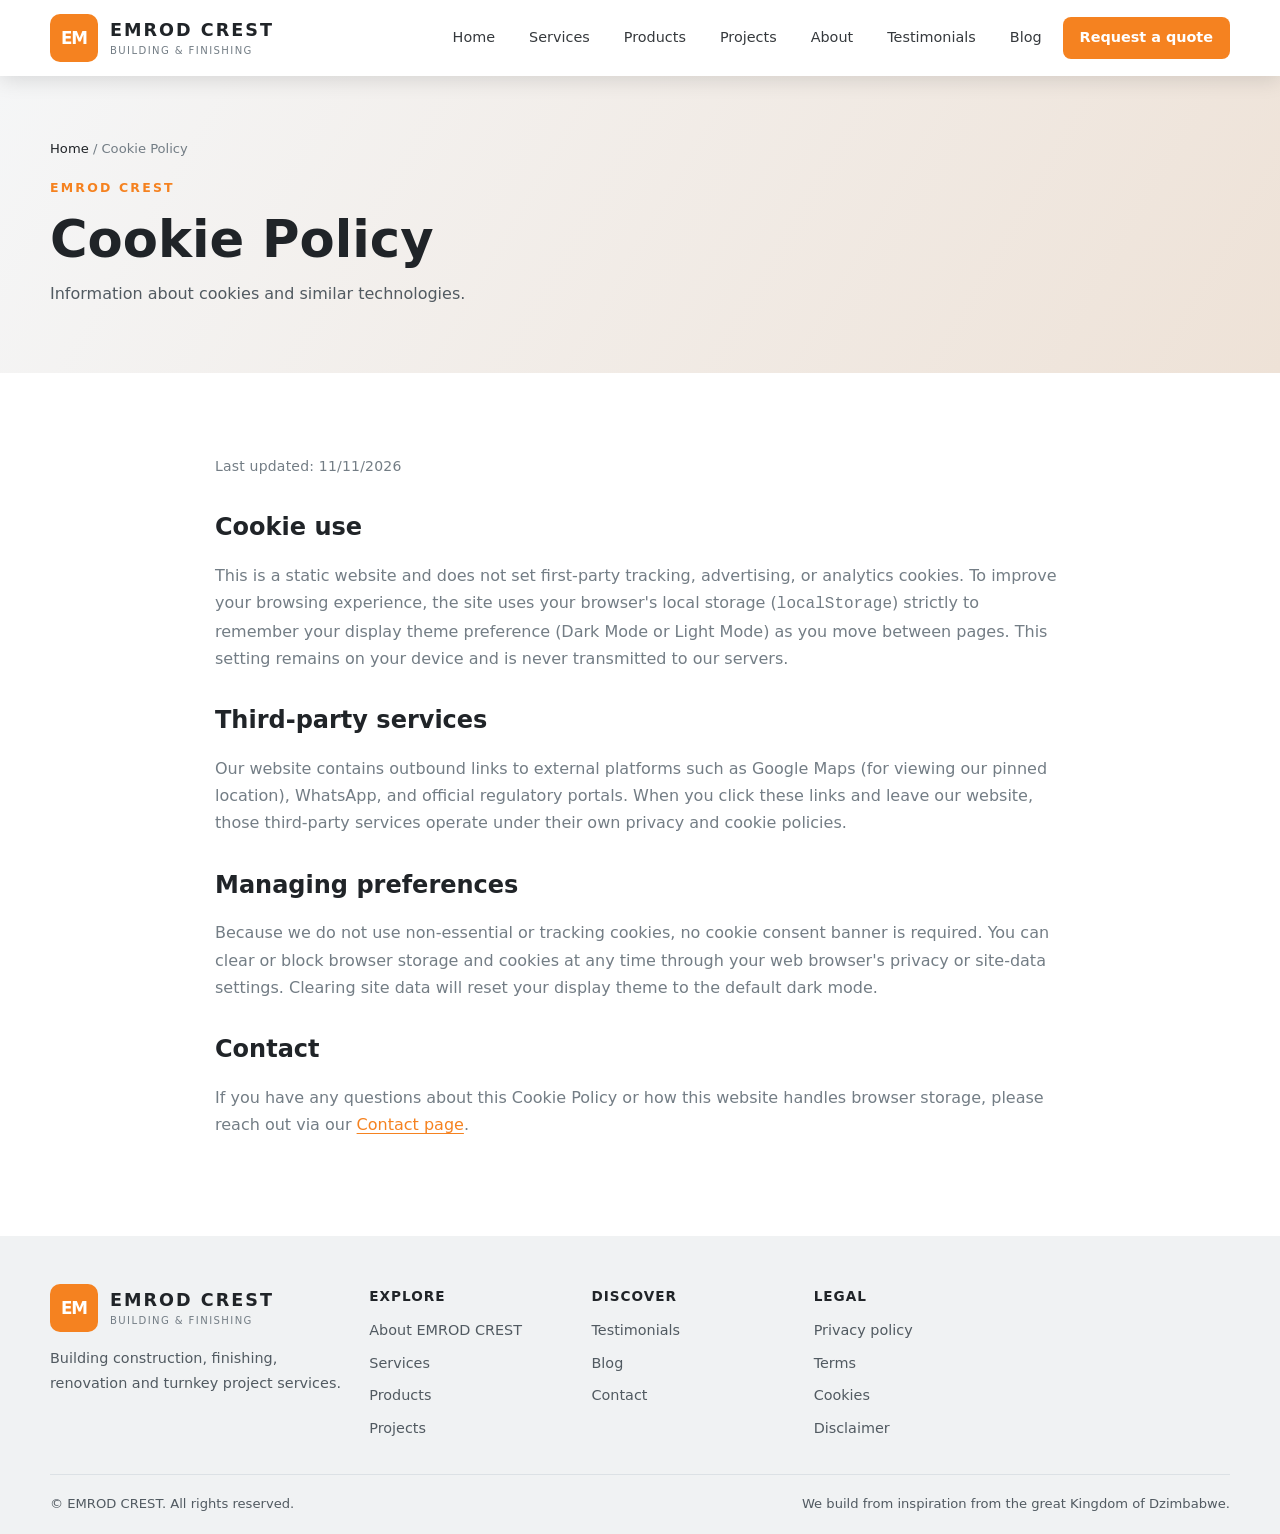
<file: pages/legal/cookies.html>
<!doctype html>
<html lang="en">
<head>
  <meta charset="utf-8">
  <meta name="viewport" content="width=device-width, initial-scale=1">
  <meta name="description" content="Information about cookies and browser storage technologies used on the EMROD CREST website.">
  <meta name="theme-color" content="#1f2630">
  <base href="../../">
  <title>Cookie Policy | EMROD CREST</title>
  <link rel="stylesheet" href="assets/css/style.css">
  <script src="assets/js/main.js" defer></script>
</head>
<body>
<a class="skip-link" href="#main">Skip to content</a>
<header class="site-header">
  <div class="container nav-wrap">
    <a class="brand" href="index.html" aria-label="EMROD CREST home">
      <span class="brand-mark">EM</span>
      <span class="brand-copy"><strong>EMROD CREST</strong><small>BUILDING &amp; FINISHING</small></span>
    </a>
    <button class="menu-toggle" type="button" aria-expanded="false" aria-controls="primary-nav">
      <span aria-hidden="true">☰</span><span>Menu</span>
    </button>
    <nav class="primary-nav" id="primary-nav" aria-label="Primary navigation">
      <a href="index.html" data-page="index.html">Home</a>
      <a href="pages/services.html" data-page="services.html">Services</a>
      <a href="pages/products.html" data-page="products.html">Products</a>
      <a href="pages/projects.html" data-page="projects.html">Projects</a>
      <a href="pages/about.html" data-page="about.html">About</a>
      <a href="pages/testimonials.html" data-page="testimonials.html">Testimonials</a>
      <a href="pages/blog/index.html" data-page="blog">Blog</a>
      <a class="nav-cta" href="pages/contact.html">Request a quote</a>
    </nav>
  </div>
</header>

<main id="main">
  <section class="page-hero">
    <div class="container">
      <div class="breadcrumbs"><a href="index.html">Home</a> / Cookie Policy</div>
      <div class="eyebrow">EMROD CREST</div>
      <h1>Cookie Policy</h1>
      <p>Information about cookies and similar technologies.</p>
    </div>
  </section>

  <section class="section">
    <div class="container content-narrow">
      <p class="blog-meta">Last updated: 11/11/2026</p>

      <h2>Cookie use</h2>
      <p>This is a static website and does not set first-party tracking, advertising, or analytics cookies. To improve your browsing experience, the site uses your browser's local storage (<code>localStorage</code>) strictly to remember your display theme preference (Dark Mode or Light Mode) as you move between pages. This setting remains on your device and is never transmitted to our servers.</p>

      <h2>Third-party services</h2>
      <p>Our website contains outbound links to external platforms such as Google Maps (for viewing our pinned location), WhatsApp, and official regulatory portals. When you click these links and leave our website, those third-party services operate under their own privacy and cookie policies.</p>

      <h2>Managing preferences</h2>
      <p>Because we do not use non-essential or tracking cookies, no cookie consent banner is required. You can clear or block browser storage and cookies at any time through your web browser's privacy or site-data settings. Clearing site data will reset your display theme to the default dark mode.</p>

      <h2>Contact</h2>
      <p>If you have any questions about this Cookie Policy or how this website handles browser storage, please reach out via our <a href="pages/contact.html">Contact page</a>.</p>
    </div>
  </section>
</main>

<footer class="site-footer">
  <div class="container">
    <div class="footer-grid">
      <div class="footer-brand">
        <a class="brand" href="index.html"><span class="brand-mark">EM</span><span class="brand-copy"><strong>EMROD CREST</strong><small>BUILDING &amp; FINISHING</small></span></a>
        <p>Building construction, finishing, renovation and turnkey project services.</p>
      </div>
      <div><h3>Explore</h3><div class="footer-links">
        <a href="pages/about.html">About EMROD CREST</a><a href="pages/services.html">Services</a><a href="pages/products.html">Products</a><a href="pages/projects.html">Projects</a>
      </div></div>
      <div><h3>Discover</h3><div class="footer-links">
        <a href="pages/testimonials.html">Testimonials</a><a href="pages/blog/index.html">Blog</a><a href="pages/contact.html">Contact</a>
      </div></div>
      <div><h3>Legal</h3><div class="footer-links">
        <a href="pages/legal/privacy-policy.html">Privacy policy</a><a href="pages/legal/terms.html">Terms</a><a href="pages/legal/cookies.html">Cookies</a><a href="pages/legal/disclaimer.html">Disclaimer</a>
      </div></div>
    </div>
    <div class="footer-bottom"><p>© <span data-current-year></span> EMROD CREST. All rights reserved.</p><p>We build from inspiration from the great Kingdom of Dzimbabwe.</p></div>
  </div>
</footer>
</body>
</html>
</file>
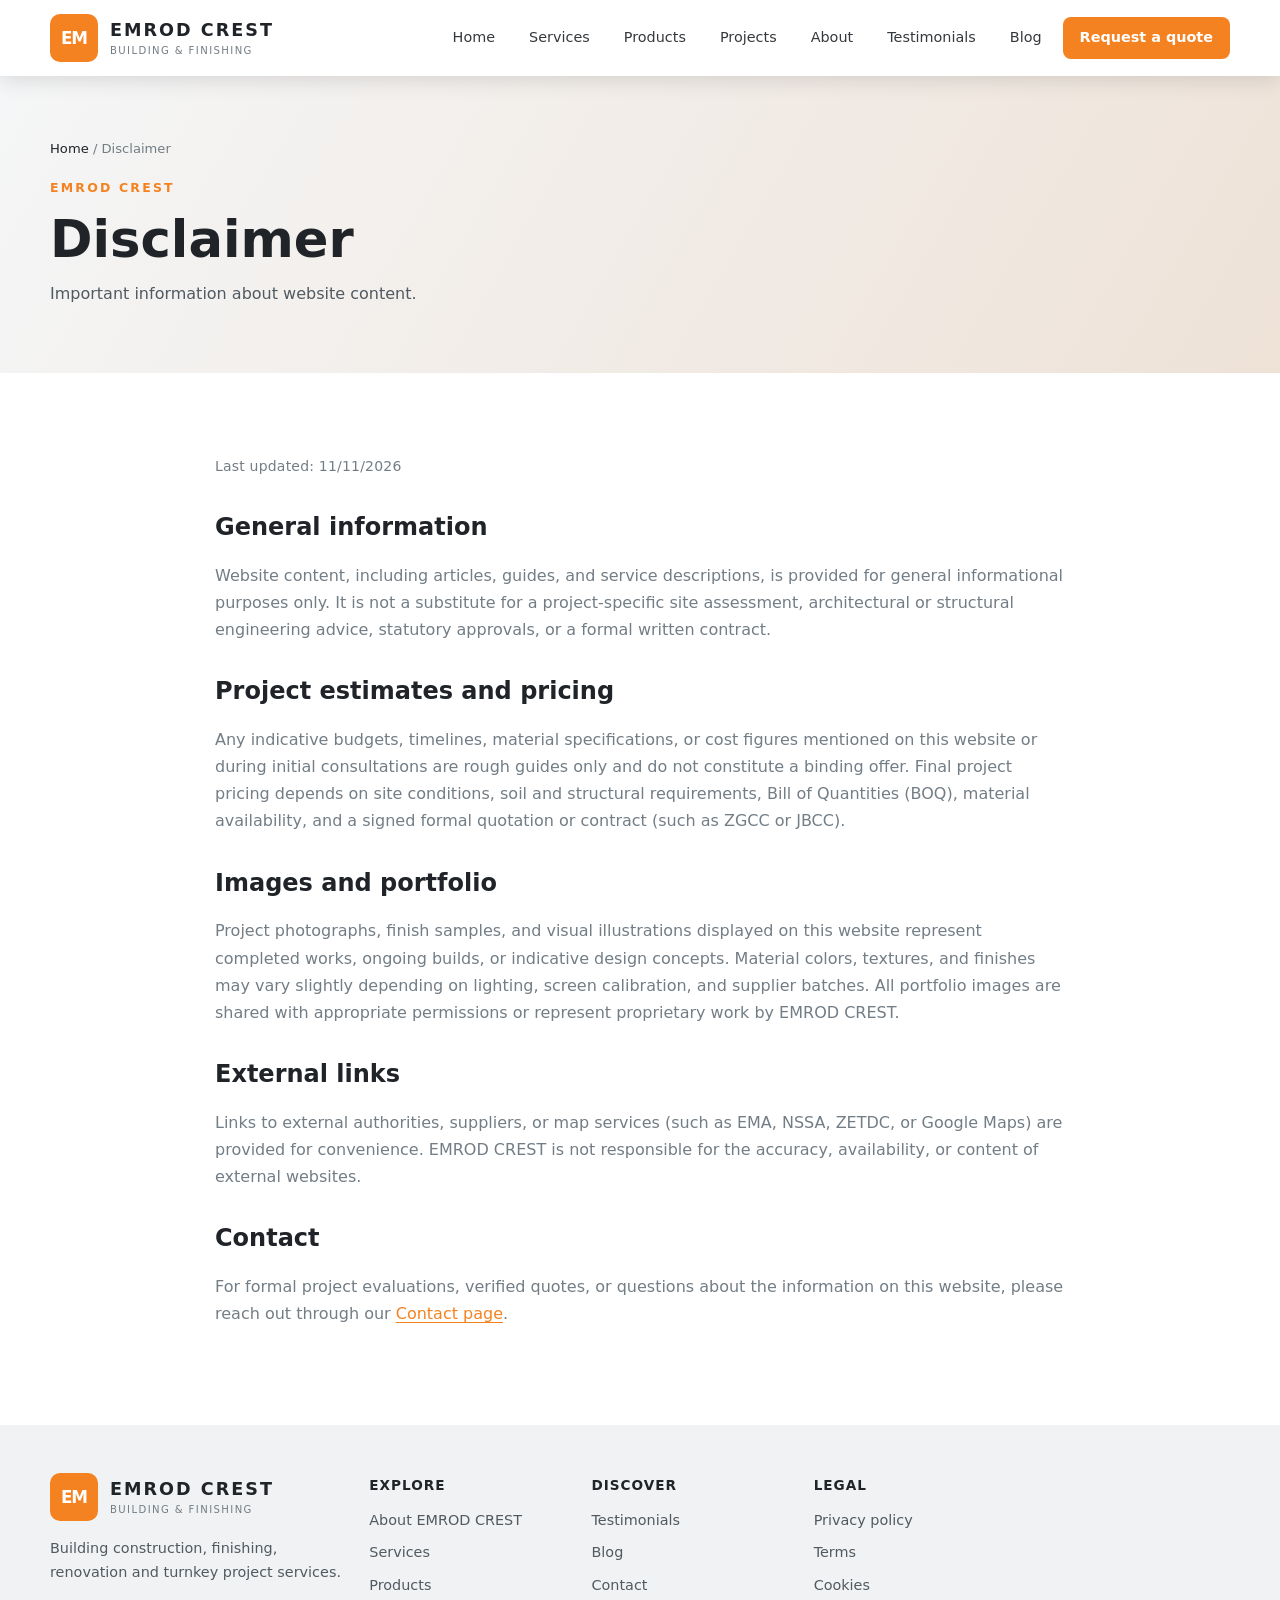
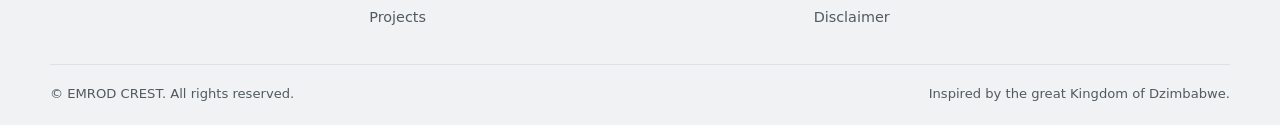
<file: pages/legal/disclaimer.html>
<!doctype html>
<html lang="en">
<head>
  <meta charset="utf-8">
  <meta name="viewport" content="width=device-width, initial-scale=1">
  <meta name="description" content="Important legal disclaimer regarding website content, project estimates, and portfolio images for EMROD CREST.">
  <meta name="theme-color" content="#1f2630">
  <base href="../../">
  <title>Disclaimer | EMROD CREST</title>
  <link rel="stylesheet" href="assets/css/style.css">
  <script src="assets/js/main.js" defer></script>
</head>
<body>
<a class="skip-link" href="#main">Skip to content</a>
<header class="site-header">
  <div class="container nav-wrap">
    <a class="brand" href="index.html" aria-label="EMROD CREST home">
      <span class="brand-mark">EM</span>
      <span class="brand-copy"><strong>EMROD CREST</strong><small>BUILDING &amp; FINISHING</small></span>
    </a>
    <button class="menu-toggle" type="button" aria-expanded="false" aria-controls="primary-nav">
      <span aria-hidden="true">☰</span><span>Menu</span>
    </button>
    <nav class="primary-nav" id="primary-nav" aria-label="Primary navigation">
      <a href="index.html" data-page="index.html">Home</a>
      <a href="pages/services.html" data-page="services.html">Services</a>
      <a href="pages/products.html" data-page="products.html">Products</a>
      <a href="pages/projects.html" data-page="projects.html">Projects</a>
      <a href="pages/about.html" data-page="about.html">About</a>
      <a href="pages/testimonials.html" data-page="testimonials.html">Testimonials</a>
      <a href="pages/blog/index.html" data-page="blog">Blog</a>
      <a class="nav-cta" href="pages/contact.html">Request a quote</a>
    </nav>
  </div>
</header>

<main id="main">
  <section class="page-hero">
    <div class="container">
      <div class="breadcrumbs"><a href="index.html">Home</a> / Disclaimer</div>
      <div class="eyebrow">EMROD CREST</div>
      <h1>Disclaimer</h1>
      <p>Important information about website content.</p>
    </div>
  </section>

  <section class="section">
    <div class="container content-narrow">
      <p class="blog-meta">Last updated: 11/11/2026</p>

      <h2>General information</h2>
      <p>Website content, including articles, guides, and service descriptions, is provided for general informational purposes only. It is not a substitute for a project-specific site assessment, architectural or structural engineering advice, statutory approvals, or a formal written contract.</p>

      <h2>Project estimates and pricing</h2>
      <p>Any indicative budgets, timelines, material specifications, or cost figures mentioned on this website or during initial consultations are rough guides only and do not constitute a binding offer. Final project pricing depends on site conditions, soil and structural requirements, Bill of Quantities (BOQ), material availability, and a signed formal quotation or contract (such as ZGCC or JBCC).</p>

      <h2>Images and portfolio</h2>
      <p>Project photographs, finish samples, and visual illustrations displayed on this website represent completed works, ongoing builds, or indicative design concepts. Material colors, textures, and finishes may vary slightly depending on lighting, screen calibration, and supplier batches. All portfolio images are shared with appropriate permissions or represent proprietary work by EMROD CREST.</p>

      <h2>External links</h2>
      <p>Links to external authorities, suppliers, or map services (such as EMA, NSSA, ZETDC, or Google Maps) are provided for convenience. EMROD CREST is not responsible for the accuracy, availability, or content of external websites.</p>

      <h2>Contact</h2>
      <p>For formal project evaluations, verified quotes, or questions about the information on this website, please reach out through our <a href="pages/contact.html">Contact page</a>.</p>
    </div>
  </section>
</main>

<footer class="site-footer">
  <div class="container">
    <div class="footer-grid">
      <div class="footer-brand">
        <a class="brand" href="index.html"><span class="brand-mark">EM</span><span class="brand-copy"><strong>EMROD CREST</strong><small>BUILDING &amp; FINISHING</small></span></a>
        <p>Building construction, finishing, renovation and turnkey project services.</p>
      </div>
      <div><h3>Explore</h3><div class="footer-links">
        <a href="pages/about.html">About EMROD CREST</a><a href="pages/services.html">Services</a><a href="pages/products.html">Products</a><a href="pages/projects.html">Projects</a>
      </div></div>
      <div><h3>Discover</h3><div class="footer-links">
        <a href="pages/testimonials.html">Testimonials</a><a href="pages/blog/index.html">Blog</a><a href="pages/contact.html">Contact</a>
      </div></div>
      <div><h3>Legal</h3><div class="footer-links">
        <a href="pages/legal/privacy-policy.html">Privacy policy</a><a href="pages/legal/terms.html">Terms</a><a href="pages/legal/cookies.html">Cookies</a><a href="pages/legal/disclaimer.html">Disclaimer</a>
      </div></div>
    </div>
    <div class="footer-bottom"><p>© <span data-current-year></span> EMROD CREST. All rights reserved.</p><p>Inspired by the great Kingdom of Dzimbabwe.</p></div>
  </div>
</footer>
</body>
</html>
</file>
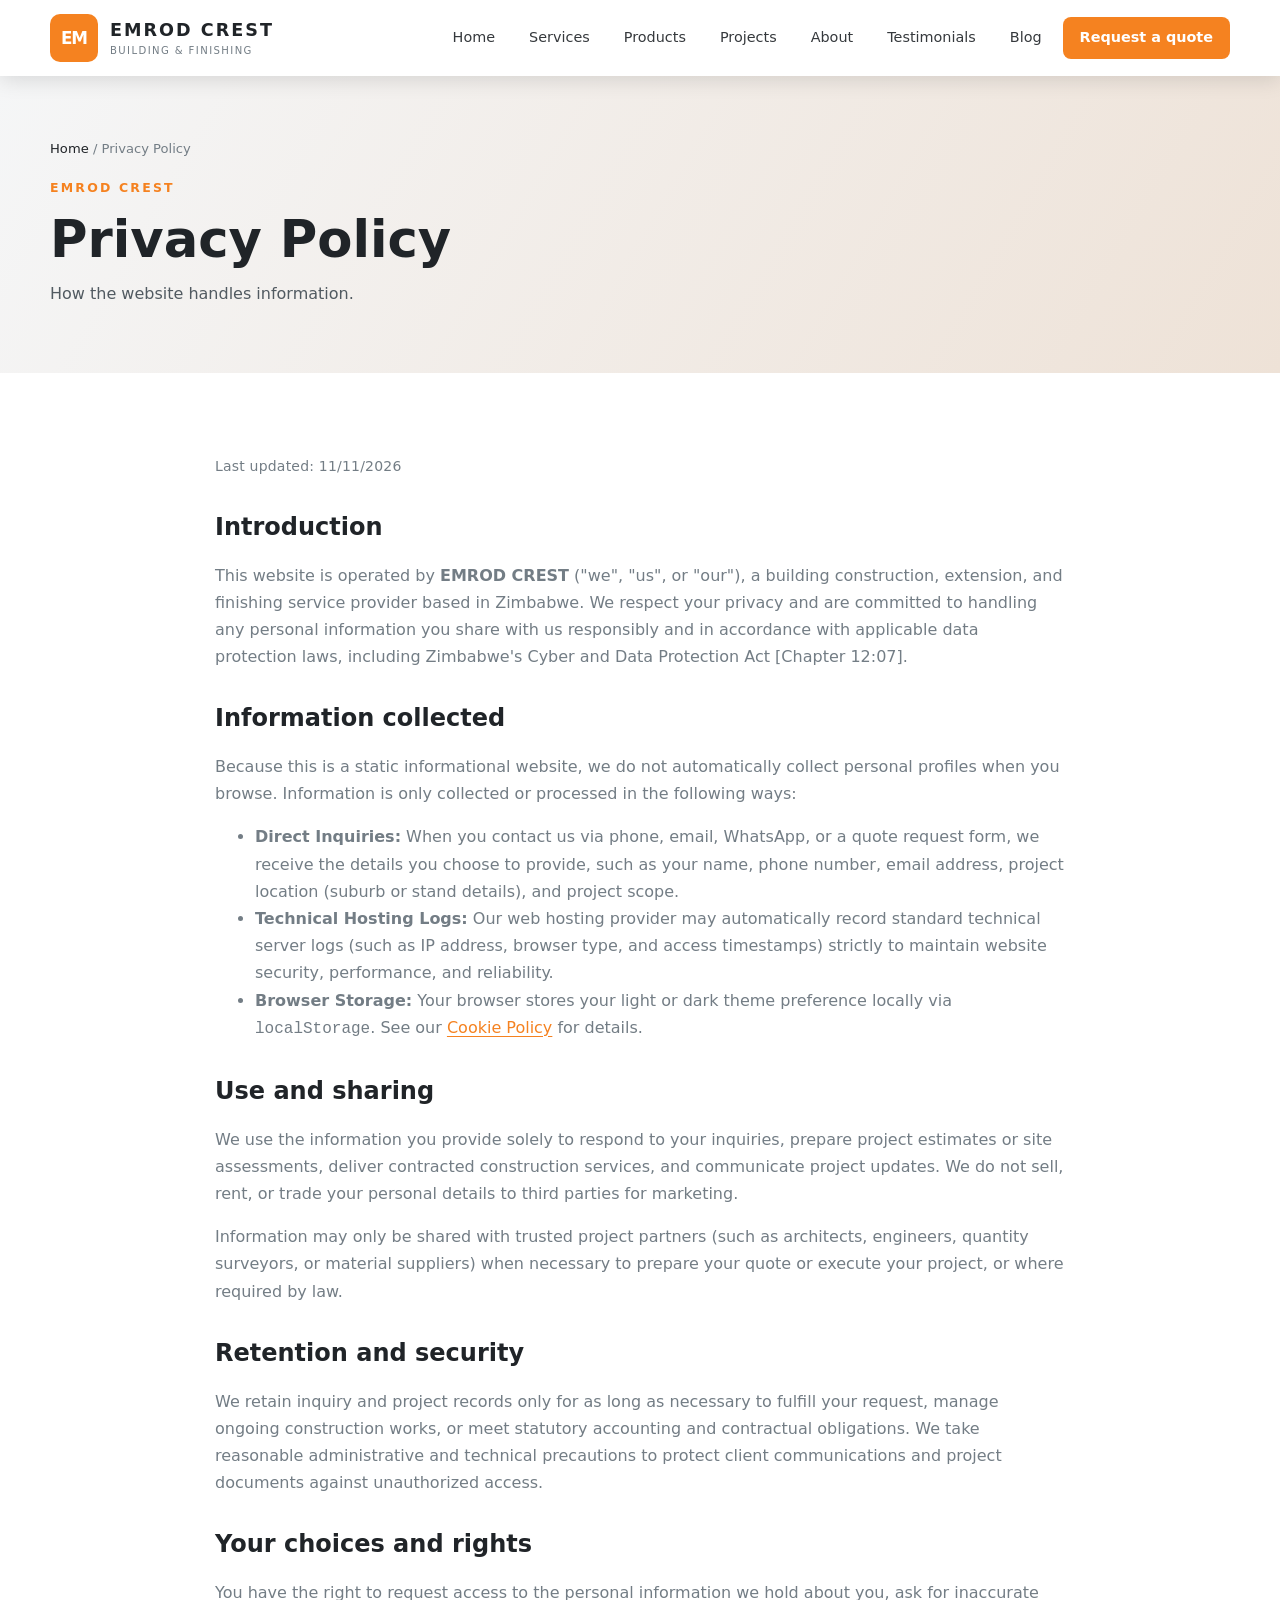
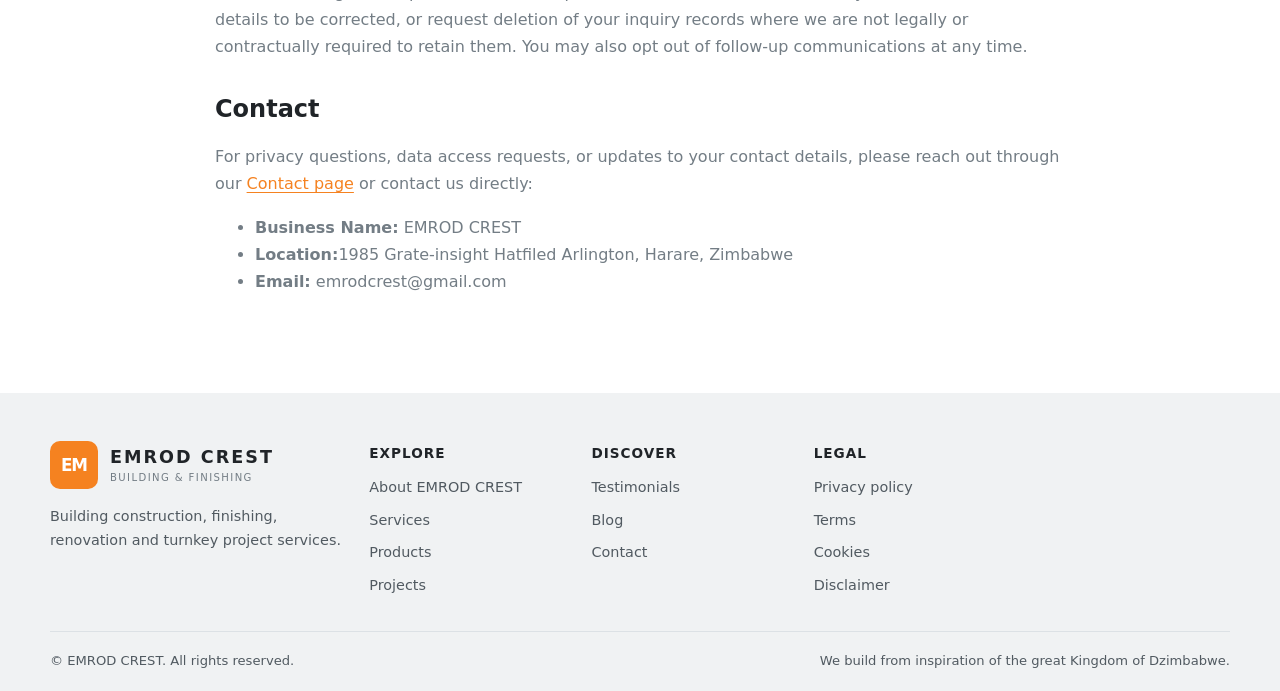
<file: pages/legal/privacy-policy.html>
<!doctype html>
<html lang="en">
<head>
  <meta charset="utf-8">
  <meta name="viewport" content="width=device-width, initial-scale=1">
  <meta name="description" content="Privacy Policy explaining how EMROD CREST collects, uses, and protects personal information.">
  <meta name="theme-color" content="#1f2630">
  <base href="../../">
  <title>Privacy Policy | EMROD CREST</title>
  <link rel="stylesheet" href="assets/css/style.css">
  <script src="assets/js/main.js" defer></script>
</head>
<body>
<a class="skip-link" href="#main">Skip to content</a>
<header class="site-header">
  <div class="container nav-wrap">
    <a class="brand" href="index.html" aria-label="EMROD CREST home">
      <span class="brand-mark">EM</span>
      <span class="brand-copy"><strong>EMROD CREST</strong><small>BUILDING &amp; FINISHING</small></span>
    </a>
    <button class="menu-toggle" type="button" aria-expanded="false" aria-controls="primary-nav">
      <span aria-hidden="true">☰</span><span>Menu</span>
    </button>
    <nav class="primary-nav" id="primary-nav" aria-label="Primary navigation">
      <a href="index.html" data-page="index.html">Home</a>
      <a href="pages/services.html" data-page="services.html">Services</a>
      <a href="pages/products.html" data-page="products.html">Products</a>
      <a href="pages/projects.html" data-page="projects.html">Projects</a>
      <a href="pages/about.html" data-page="about.html">About</a>
      <a href="pages/testimonials.html" data-page="testimonials.html">Testimonials</a>
      <a href="pages/blog/index.html" data-page="blog">Blog</a>
      <a class="nav-cta" href="pages/contact.html">Request a quote</a>
    </nav>
  </div>
</header>

<main id="main">
  <section class="page-hero">
    <div class="container">
      <div class="breadcrumbs"><a href="index.html">Home</a> / Privacy Policy</div>
      <div class="eyebrow">EMROD CREST</div>
      <h1>Privacy Policy</h1>
      <p>How the website handles information.</p>
    </div>
  </section>

  <section class="section">
    <div class="container content-narrow">
      <p class="blog-meta">Last updated: 11/11/2026</p>

      <h2>Introduction</h2>
      <p>This website is operated by <strong>EMROD CREST</strong> ("we", "us", or "our"), a building construction, extension, and finishing service provider based in Zimbabwe. We respect your privacy and are committed to handling any personal information you share with us responsibly and in accordance with applicable data protection laws, including Zimbabwe's Cyber and Data Protection Act [Chapter 12:07].</p>

      <h2>Information collected</h2>
      <p>Because this is a static informational website, we do not automatically collect personal profiles when you browse. Information is only collected or processed in the following ways:</p>
      <ul>
        <li><strong>Direct Inquiries:</strong> When you contact us via phone, email, WhatsApp, or a quote request form, we receive the details you choose to provide, such as your name, phone number, email address, project location (suburb or stand details), and project scope.</li>
        <li><strong>Technical Hosting Logs:</strong> Our web hosting provider may automatically record standard technical server logs (such as IP address, browser type, and access timestamps) strictly to maintain website security, performance, and reliability.</li>
        <li><strong>Browser Storage:</strong> Your browser stores your light or dark theme preference locally via <code>localStorage</code>. See our <a href="pages/legal/cookies.html">Cookie Policy</a> for details.</li>
      </ul>

      <h2>Use and sharing</h2>
      <p>We use the information you provide solely to respond to your inquiries, prepare project estimates or site assessments, deliver contracted construction services, and communicate project updates. We do not sell, rent, or trade your personal details to third parties for marketing.</p>
      <p>Information may only be shared with trusted project partners (such as architects, engineers, quantity surveyors, or material suppliers) when necessary to prepare your quote or execute your project, or where required by law.</p>

      <h2>Retention and security</h2>
      <p>We retain inquiry and project records only for as long as necessary to fulfill your request, manage ongoing construction works, or meet statutory accounting and contractual obligations. We take reasonable administrative and technical precautions to protect client communications and project documents against unauthorized access.</p>

      <h2>Your choices and rights</h2>
      <p>You have the right to request access to the personal information we hold about you, ask for inaccurate details to be corrected, or request deletion of your inquiry records where we are not legally or contractually required to retain them. You may also opt out of follow-up communications at any time.</p>

      <h2>Contact</h2>
      <p>For privacy questions, data access requests, or updates to your contact details, please reach out through our <a href="pages/contact.html">Contact page</a> or contact us directly:</p>
      <ul>
        <li><strong>Business Name:</strong> EMROD CREST</li>
        <li><strong>Location:</strong>1985 Grate-insight Hatfiled Arlington, Harare, Zimbabwe</li>
        <li><strong>Email:</strong> emrodcrest@gmail.com</li>
      </ul>
    </div>
  </section>
</main>

<footer class="site-footer">
  <div class="container">
    <div class="footer-grid">
      <div class="footer-brand">
        <a class="brand" href="index.html"><span class="brand-mark">EM</span><span class="brand-copy"><strong>EMROD CREST</strong><small>BUILDING &amp; FINISHING</small></span></a>
        <p>Building construction, finishing, renovation and turnkey project services.</p>
      </div>
      <div><h3>Explore</h3><div class="footer-links">
        <a href="pages/about.html">About EMROD CREST</a><a href="pages/services.html">Services</a><a href="pages/products.html">Products</a><a href="pages/projects.html">Projects</a>
      </div></div>
      <div><h3>Discover</h3><div class="footer-links">
        <a href="pages/testimonials.html">Testimonials</a><a href="pages/blog/index.html">Blog</a><a href="pages/contact.html">Contact</a>
      </div></div>
      <div><h3>Legal</h3><div class="footer-links">
        <a href="pages/legal/privacy-policy.html">Privacy policy</a><a href="pages/legal/terms.html">Terms</a><a href="pages/legal/cookies.html">Cookies</a><a href="pages/legal/disclaimer.html">Disclaimer</a>
      </div></div>
    </div>
    <div class="footer-bottom"><p>© <span data-current-year></span> EMROD CREST. All rights reserved.</p><p>We build from inspiration of the great Kingdom of Dzimbabwe.</p></div>
  </div>
</footer>
</body>
</html>
</file>
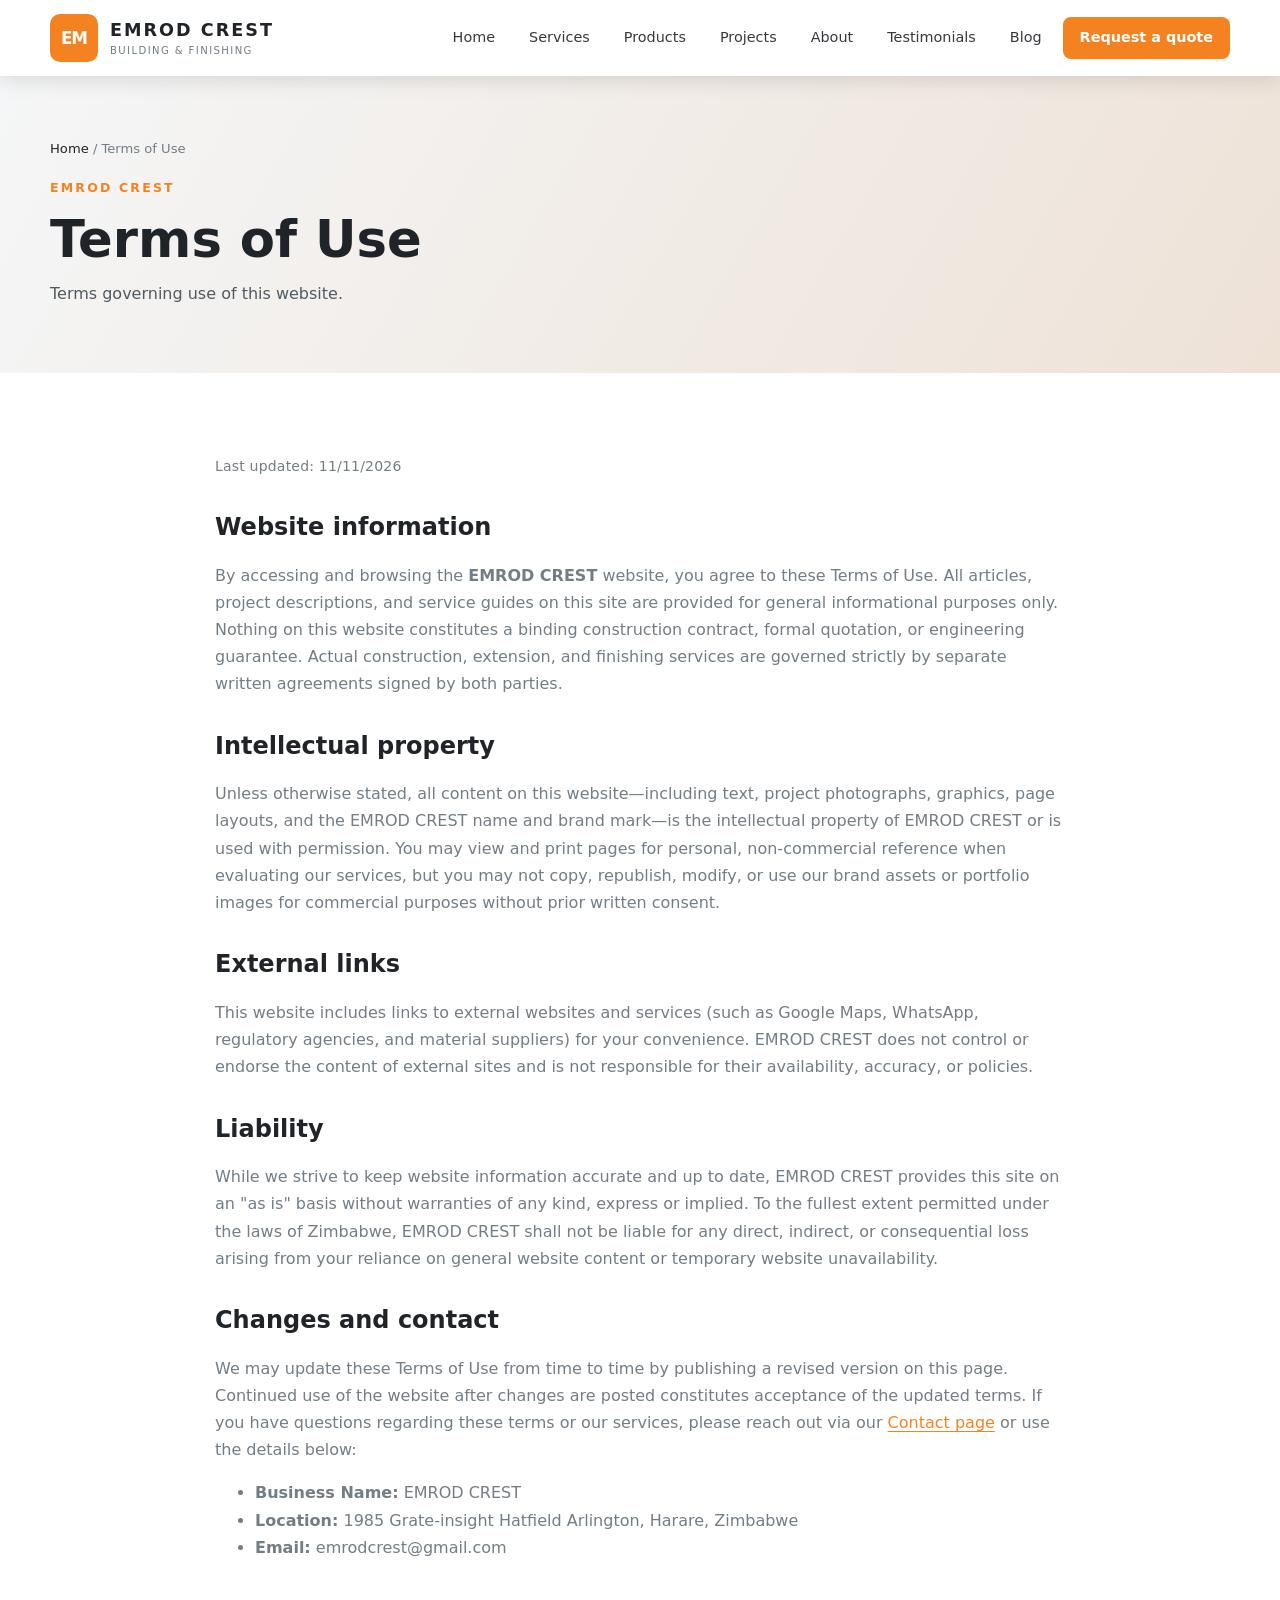
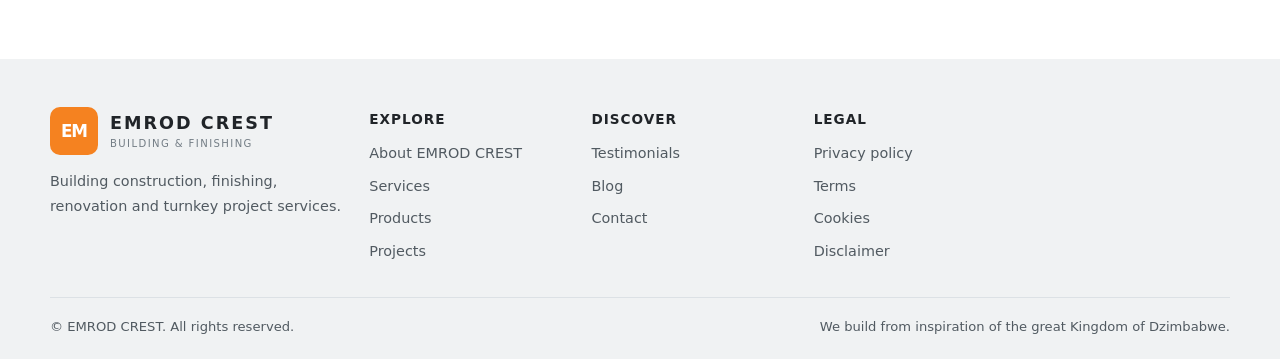
<file: pages/legal/terms.html>
<!doctype html>
<html lang="en">
<head>
  <meta charset="utf-8">
  <meta name="viewport" content="width=device-width, initial-scale=1">
  <meta name="description" content="Terms governing the use of the EMROD CREST website.">
  <meta name="theme-color" content="#1f2630">
  <base href="../../">
  <title>Terms of Use | EMROD CREST</title>
  <link rel="stylesheet" href="assets/css/style.css">
  <script src="assets/js/main.js" defer></script>
</head>
<body>
<a class="skip-link" href="#main">Skip to content</a>
<header class="site-header">
  <div class="container nav-wrap">
    <a class="brand" href="index.html" aria-label="EMROD CREST home">
      <span class="brand-mark">EM</span>
      <span class="brand-copy"><strong>EMROD CREST</strong><small>BUILDING &amp; FINISHING</small></span>
    </a>
    <button class="menu-toggle" type="button" aria-expanded="false" aria-controls="primary-nav">
      <span aria-hidden="true">☰</span><span>Menu</span>
    </button>
    <nav class="primary-nav" id="primary-nav" aria-label="Primary navigation">
      <a href="index.html" data-page="index.html">Home</a>
      <a href="pages/services.html" data-page="services.html">Services</a>
      <a href="pages/products.html" data-page="products.html">Products</a>
      <a href="pages/projects.html" data-page="projects.html">Projects</a>
      <a href="pages/about.html" data-page="about.html">About</a>
      <a href="pages/testimonials.html" data-page="testimonials.html">Testimonials</a>
      <a href="pages/blog/index.html" data-page="blog">Blog</a>
      <a class="nav-cta" href="pages/contact.html">Request a quote</a>
    </nav>
  </div>
</header>

<main id="main">
  <section class="page-hero">
    <div class="container">
      <div class="breadcrumbs"><a href="index.html">Home</a> / Terms of Use</div>
      <div class="eyebrow">EMROD CREST</div>
      <h1>Terms of Use</h1>
      <p>Terms governing use of this website.</p>
    </div>
  </section>

  <section class="section">
    <div class="container content-narrow">
      <p class="blog-meta">Last updated: 11/11/2026</p>

      <h2>Website information</h2>
      <p>By accessing and browsing the <strong>EMROD CREST</strong> website, you agree to these Terms of Use. All articles, project descriptions, and service guides on this site are provided for general informational purposes only. Nothing on this website constitutes a binding construction contract, formal quotation, or engineering guarantee. Actual construction, extension, and finishing services are governed strictly by separate written agreements signed by both parties.</p>

      <h2>Intellectual property</h2>
      <p>Unless otherwise stated, all content on this website—including text, project photographs, graphics, page layouts, and the EMROD CREST name and brand mark—is the intellectual property of EMROD CREST or is used with permission. You may view and print pages for personal, non-commercial reference when evaluating our services, but you may not copy, republish, modify, or use our brand assets or portfolio images for commercial purposes without prior written consent.</p>

      <h2>External links</h2>
      <p>This website includes links to external websites and services (such as Google Maps, WhatsApp, regulatory agencies, and material suppliers) for your convenience. EMROD CREST does not control or endorse the content of external sites and is not responsible for their availability, accuracy, or policies.</p>

      <h2>Liability</h2>
      <p>While we strive to keep website information accurate and up to date, EMROD CREST provides this site on an "as is" basis without warranties of any kind, express or implied. To the fullest extent permitted under the laws of Zimbabwe, EMROD CREST shall not be liable for any direct, indirect, or consequential loss arising from your reliance on general website content or temporary website unavailability.</p>

      <h2>Changes and contact</h2>
      <p>We may update these Terms of Use from time to time by publishing a revised version on this page. Continued use of the website after changes are posted constitutes acceptance of the updated terms. If you have questions regarding these terms or our services, please reach out via our <a href="pages/contact.html">Contact page</a> or use the details below:</p>
      <ul>
        <li><strong>Business Name:</strong> EMROD CREST</li>
        <li><strong>Location:</strong> 1985 Grate-insight Hatfield Arlington, Harare, Zimbabwe</li>
        <li><strong>Email:</strong> emrodcrest@gmail.com</li>
      </ul>
    </div>
  </section>
</main>

<footer class="site-footer">
  <div class="container">
    <div class="footer-grid">
      <div class="footer-brand">
        <a class="brand" href="index.html"><span class="brand-mark">EM</span><span class="brand-copy"><strong>EMROD CREST</strong><small>BUILDING &amp; FINISHING</small></span></a>
        <p>Building construction, finishing, renovation and turnkey project services.</p>
      </div>
      <div><h3>Explore</h3><div class="footer-links">
        <a href="pages/about.html">About EMROD CREST</a><a href="pages/services.html">Services</a><a href="pages/products.html">Products</a><a href="pages/projects.html">Projects</a>
      </div></div>
      <div><h3>Discover</h3><div class="footer-links">
        <a href="pages/testimonials.html">Testimonials</a><a href="pages/blog/index.html">Blog</a><a href="pages/contact.html">Contact</a>
      </div></div>
      <div><h3>Legal</h3><div class="footer-links">
        <a href="pages/legal/privacy-policy.html">Privacy policy</a><a href="pages/legal/terms.html">Terms</a><a href="pages/legal/cookies.html">Cookies</a><a href="pages/legal/disclaimer.html">Disclaimer</a>
      </div></div>
    </div>
    <div class="footer-bottom"><p>© <span data-current-year></span> EMROD CREST. All rights reserved.</p><p>We build from inspiration of the great Kingdom of Dzimbabwe.</p></div>
  </div>
</footer>
</body>
</html>
</file>
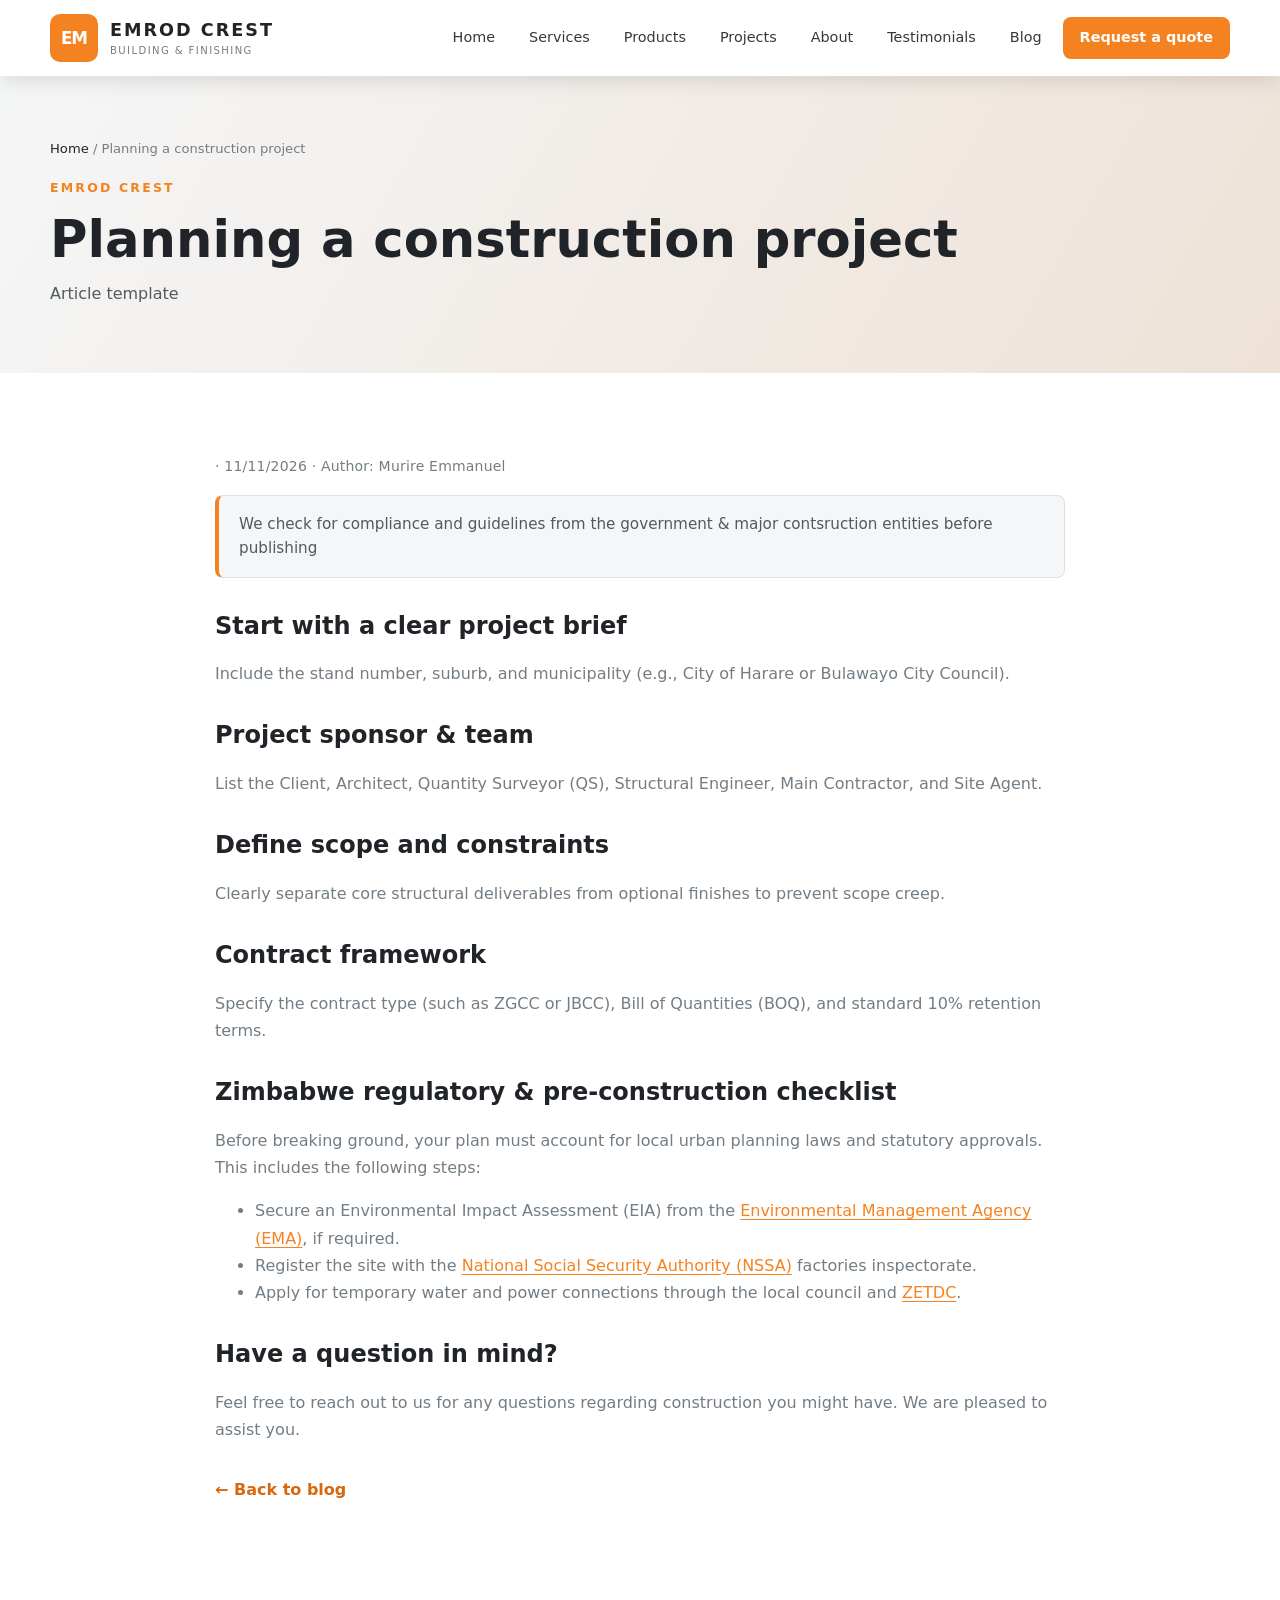
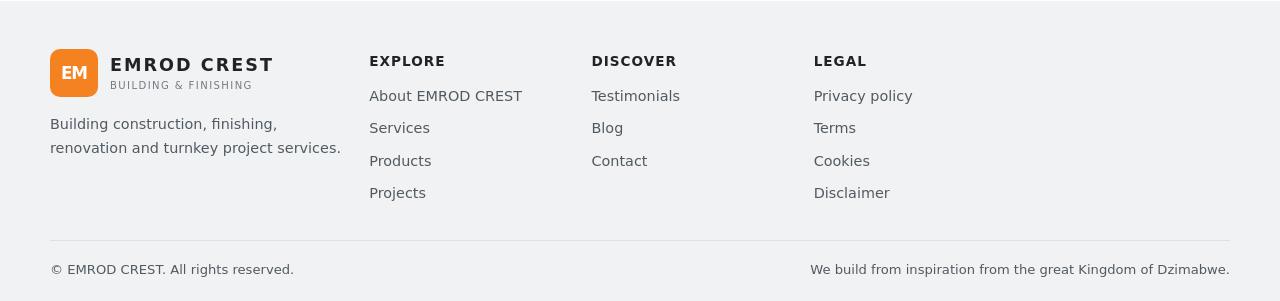
<file: pages/blog/articles/project-planning.html>
<!doctype html>
<html lang="en">
<head>
  <meta charset="utf-8">
  <meta name="viewport" content="width=device-width, initial-scale=1">
  <meta name="description" content="A step-by-step guide to planning a construction project in Zimbabwe, covering project briefs, ZGCC/JBCC contracts, and EMA, NSSA, and ZETDC approvals.">
  <meta name="author" content="Murire Emmanuel">
  <meta name="robots" content="noindex, nofollow">
  <meta name="theme-color" content="#1f2630">

  <!-- Open Graph / Social Media Previews -->
  <meta property="og:type" content="article">
  <meta property="og:title" content="Planning a construction project | EMROD CREST">
  <meta property="og:description" content="Learn the essentials of project briefs, contract frameworks, and regulatory checklists before breaking ground in Zimbabwe.">
  <meta property="og:site_name" content="EMROD CREST">

  <base href="../../../">
  <title>Planning a construction project | EMROD CREST</title>
  <link rel="stylesheet" href="assets/css/style.css">
  <script src="assets/js/main.js" defer></script>
</head>

<!--head>
  <meta charset="utf-8">
  <meta name="viewport" content="width=device-width, initial-scale=1">
  <meta name="description" content="Editable article template for the EMRO blog.">
  <meta name="theme-color" content="#1f2630">
  <base href="../../../">
  <title>Planning a construction project | EMROD CREST</title>
  <link rel="stylesheet" href="assets/css/style.css">
  <script src="assets/js/main.js" defer></script>
</head-->
<body>
<a class="skip-link" href="#main">Skip to content</a>
<header class="site-header">
  <div class="container nav-wrap">
    <a class="brand" href="index.html" aria-label="EMROD CREST home">
      <span class="brand-mark">EM</span>
      <span class="brand-copy"><strong>EMROD CREST</strong><small>BUILDING &amp; FINISHING</small></span>
    </a>
    <button class="menu-toggle" type="button" aria-expanded="false" aria-controls="primary-nav">
      <span aria-hidden="true">☰</span><span>Menu</span>
    </button>
    <nav class="primary-nav" id="primary-nav" aria-label="Primary navigation">
      <a href="index.html" data-page="index.html">Home</a>
<a href="pages/services.html" data-page="services.html">Services</a>
<a href="pages/products.html" data-page="products.html">Products</a>
<a href="pages/projects.html" data-page="projects.html">Projects</a>
<a href="pages/about.html" data-page="about.html">About</a>
<a href="pages/testimonials.html" data-page="testimonials.html">Testimonials</a>
<a href="pages/blog/index.html" data-page="index.html">Blog</a>
      <a class="nav-cta" href="pages/contact.html">Request a quote</a>
    </nav>
  </div>
</header>
  
<main id="main">
  <section class="page-hero">
    <div class="container">
      <div class="breadcrumbs"><a href="index.html">Home</a> / Planning a construction project</div>
      <div class="eyebrow">EMROD CREST</div>
      <h1>Planning a construction project</h1>
      <p>Article template</p>
    </div>
  </section>

  <article class="section">
    <div class="container content-narrow">
      <p class="blog-meta">· 11/11/2026 · Author: Murire Emmanuel</p>
      <div class="notice">We check for compliance and guidelines from the government & major contsruction entities before publishing</div>

      <h2>Start with a clear project brief</h2>
      <p>Include the stand number, suburb, and municipality (e.g., City of Harare or Bulawayo City Council).</p>

      <h2>Project sponsor &amp; team</h2>
      <p>List the Client, Architect, Quantity Surveyor (QS), Structural Engineer, Main Contractor, and Site Agent.</p>

      <h2>Define scope and constraints</h2>
      <p>Clearly separate core structural deliverables from optional finishes to prevent scope creep.</p>

      <h2>Contract framework</h2>
      <p>Specify the contract type (such as ZGCC or JBCC), Bill of Quantities (BOQ), and standard 10% retention terms.</p>

      <h2>Zimbabwe regulatory &amp; pre-construction checklist</h2>
      <p>Before breaking ground, your plan must account for local urban planning laws and statutory approvals. This includes the following steps:</p>
      <ul>
        <li>Secure an Environmental Impact Assessment (EIA) from the <a href="https://ema.co.zw/" target="_blank" rel="noopener noreferrer">Environmental Management Agency (EMA)</a>, if required.</li>
        <li>Register the site with the <a href="https://www.nssa.org.zw/" target="_blank" rel="noopener noreferrer">National Social Security Authority (NSSA)</a> factories inspectorate.</li>
        <li>Apply for temporary water and power connections through the local council and <a href="https://www.zetdc.co.zw/" target="_blank" rel="noopener noreferrer">ZETDC</a>.</li>
      </ul>

      <h2>Have a question in mind?</h2>
      <p class="text-font-italic">Feel free to reach out to us for any questions regarding construction you might have. We are pleased to assist you.</p>

      <p><a class="text-link" href="pages/blog/index.html">&larr; Back to blog</a></p>
    </div>
  </article>
</main>

<footer class="site-footer">
  <div class="container">
    <div class="footer-grid">
      <div class="footer-brand">
        <a class="brand" href="index.html"><span class="brand-mark">EM</span><span class="brand-copy"><strong>EMROD CREST</strong><small>BUILDING &amp; FINISHING</small></span></a>
        <p>Building construction, finishing, renovation and turnkey project services.</p>
      </div>
      <div><h3>Explore</h3><div class="footer-links">
        <a href="pages/about.html">About EMROD CREST</a><a href="pages/services.html">Services</a><a href="pages/products.html">Products</a><a href="pages/projects.html">Projects</a>
      </div></div>
      <div><h3>Discover</h3><div class="footer-links">
        <a href="pages/testimonials.html">Testimonials</a><a href="pages/blog/index.html">Blog</a><a href="pages/contact.html">Contact</a>
      </div></div>
      <div><h3>Legal</h3><div class="footer-links">
        <a href="pages/legal/privacy-policy.html">Privacy policy</a><a href="pages/legal/terms.html">Terms</a><a href="pages/legal/cookies.html">Cookies</a><a href="pages/legal/disclaimer.html">Disclaimer</a>
      </div></div>
    </div>
    <div class="footer-bottom"><p>© <span data-current-year></span> EMROD CREST. All rights reserved.</p><p>We build from inspiration from the great Kingdom of Dzimabwe.</p></div>
  </div>
</footer>
</body>
</html>
</file>
